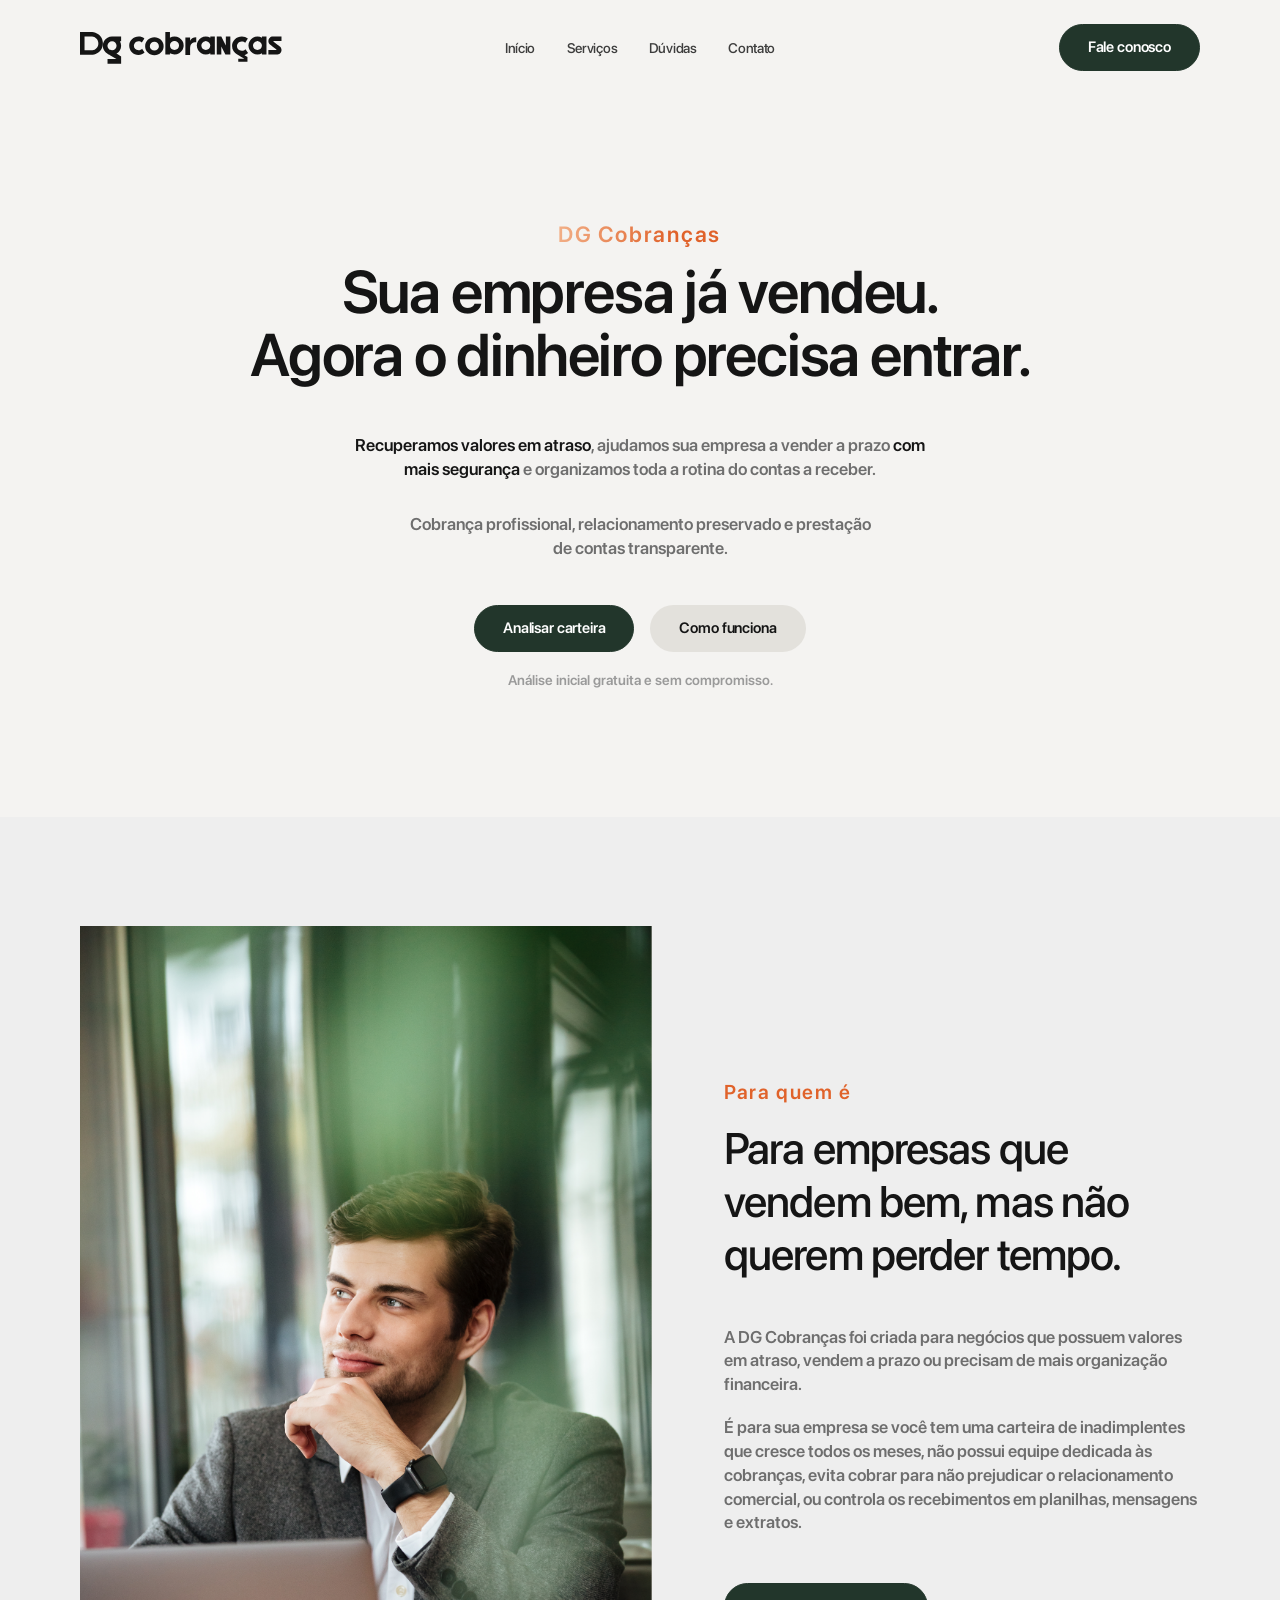
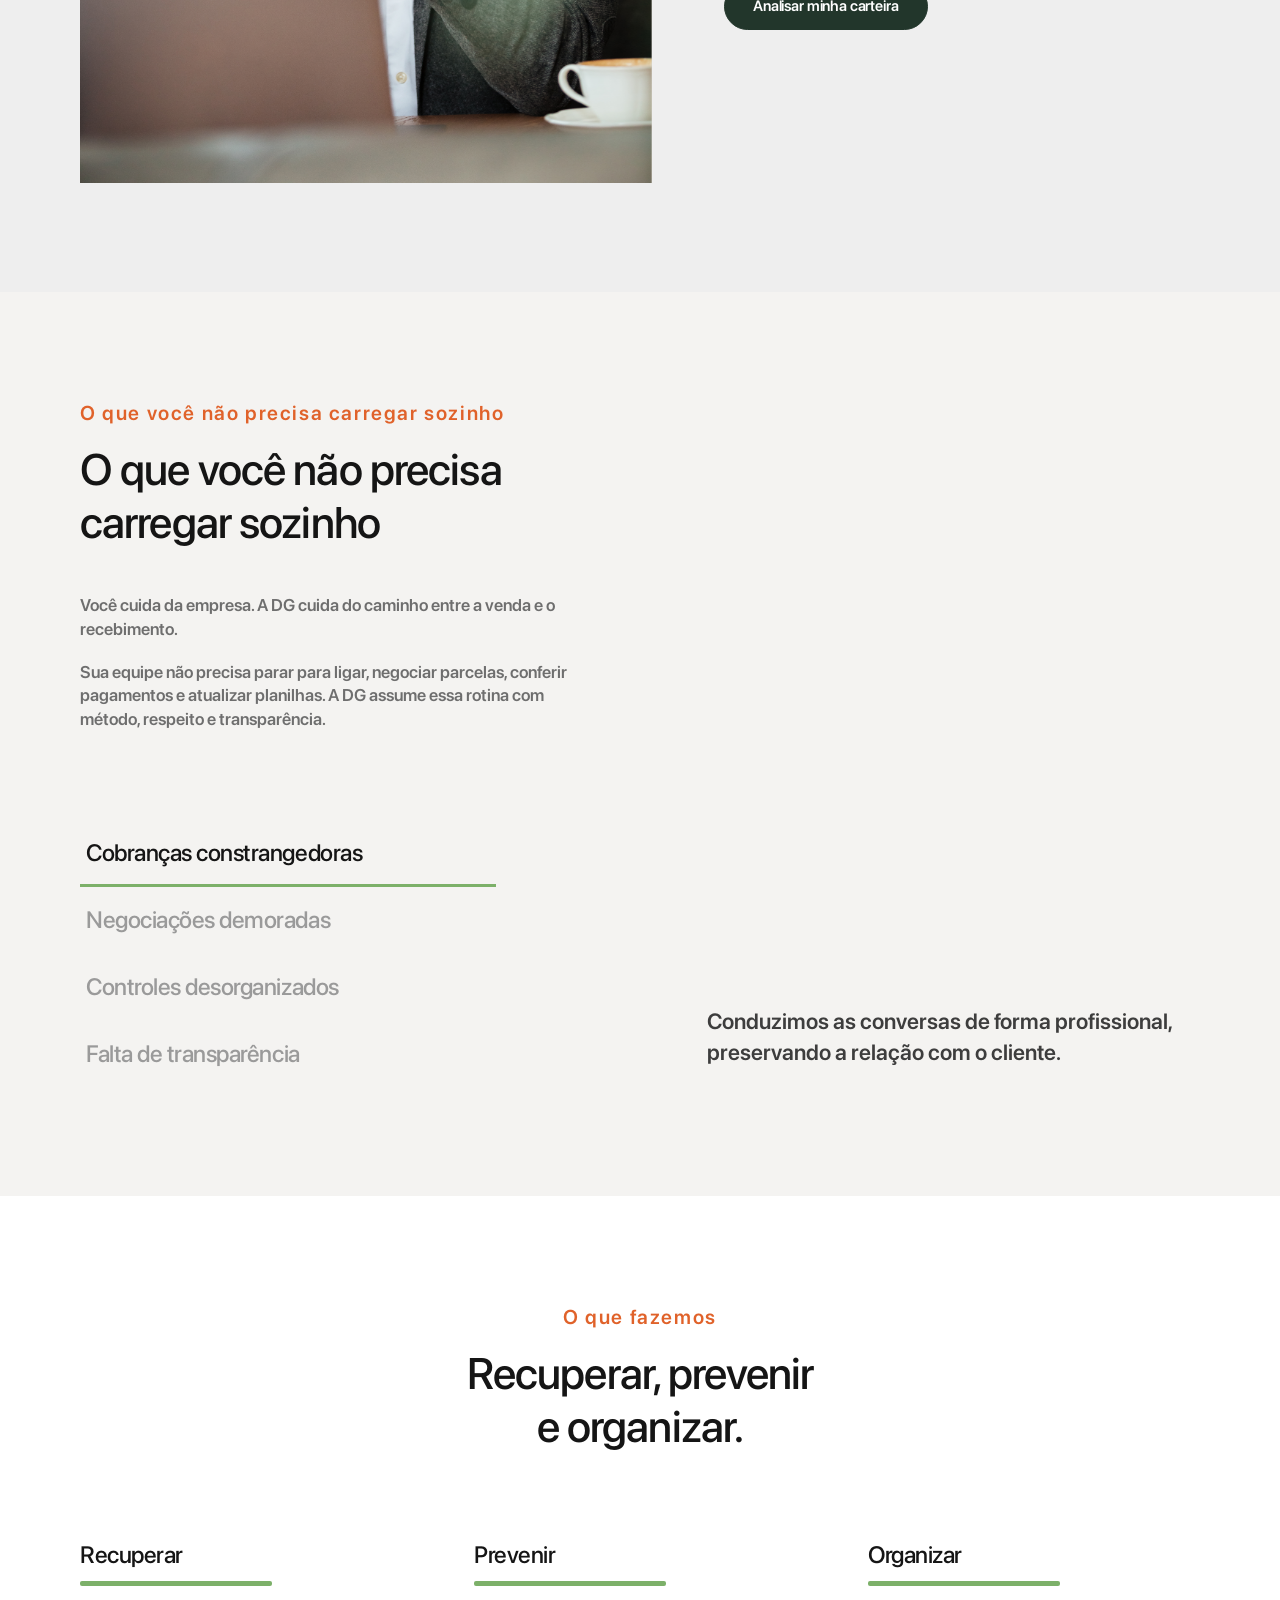
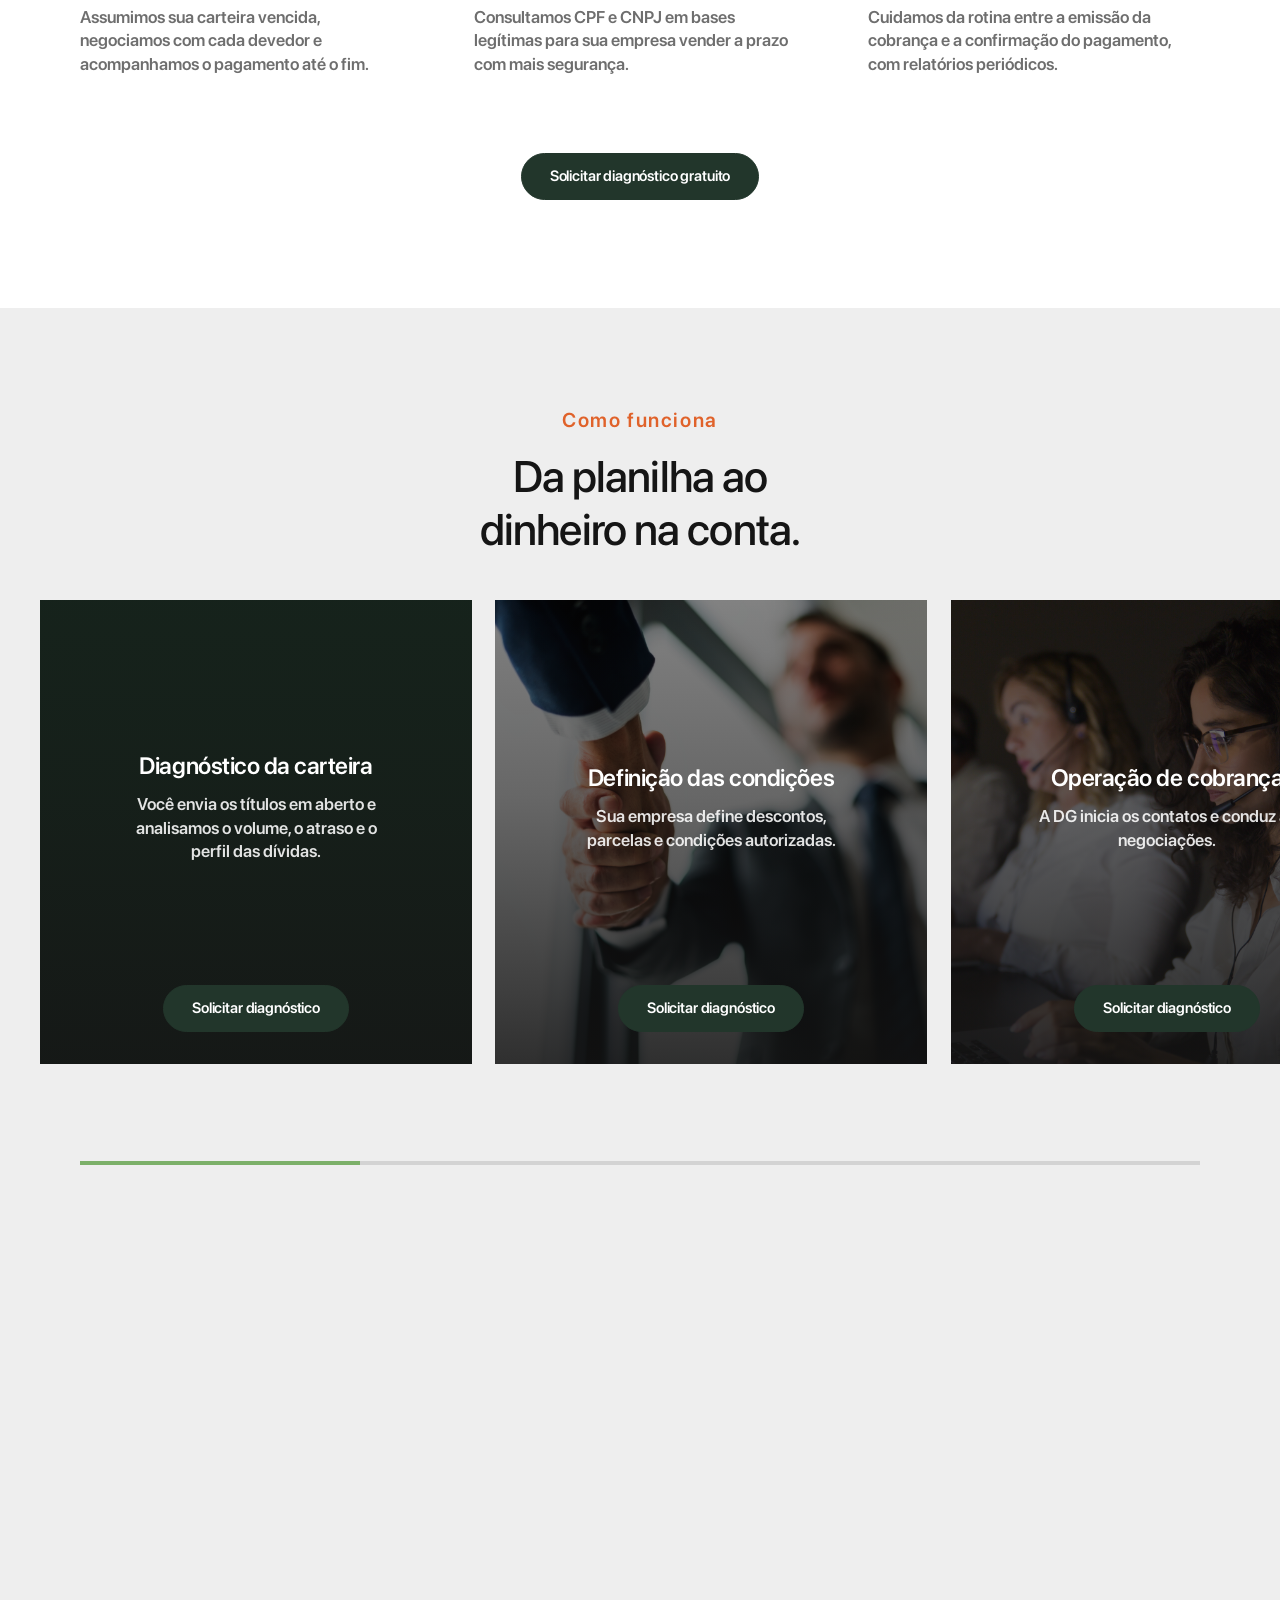
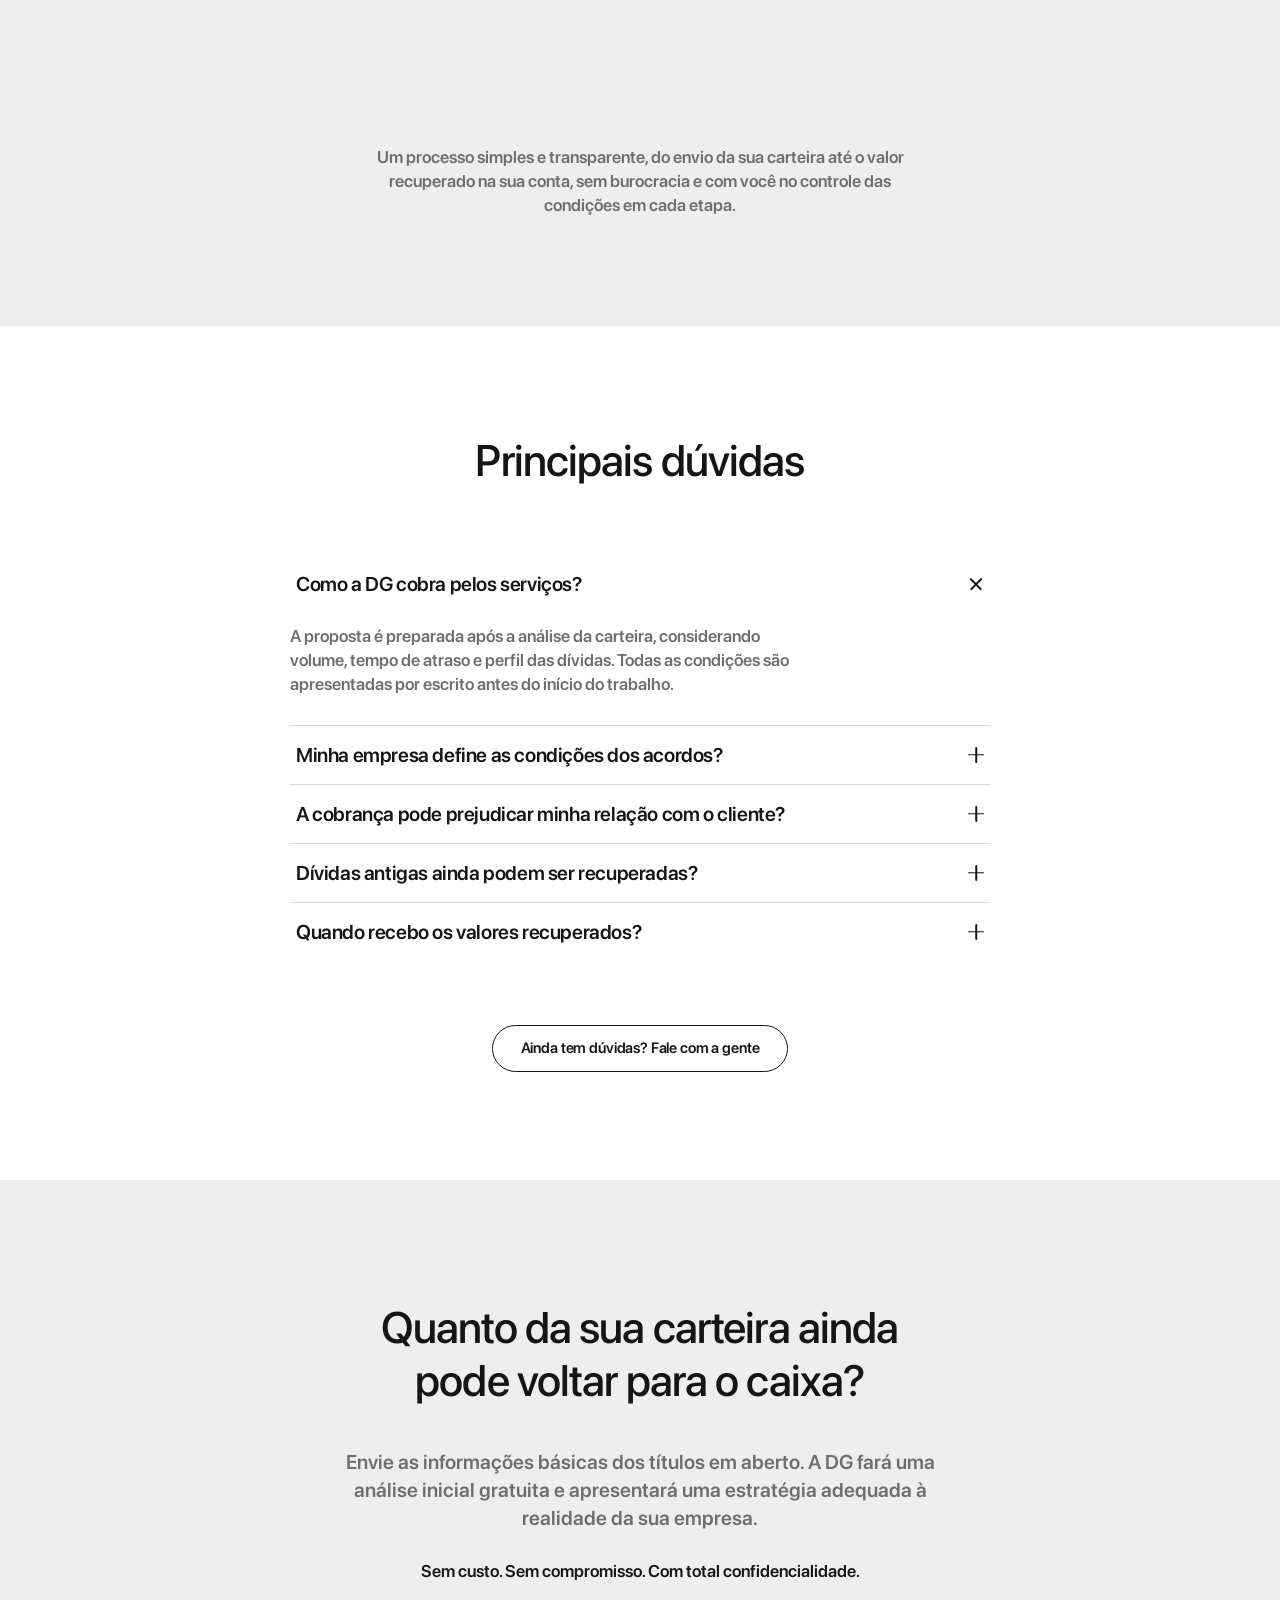
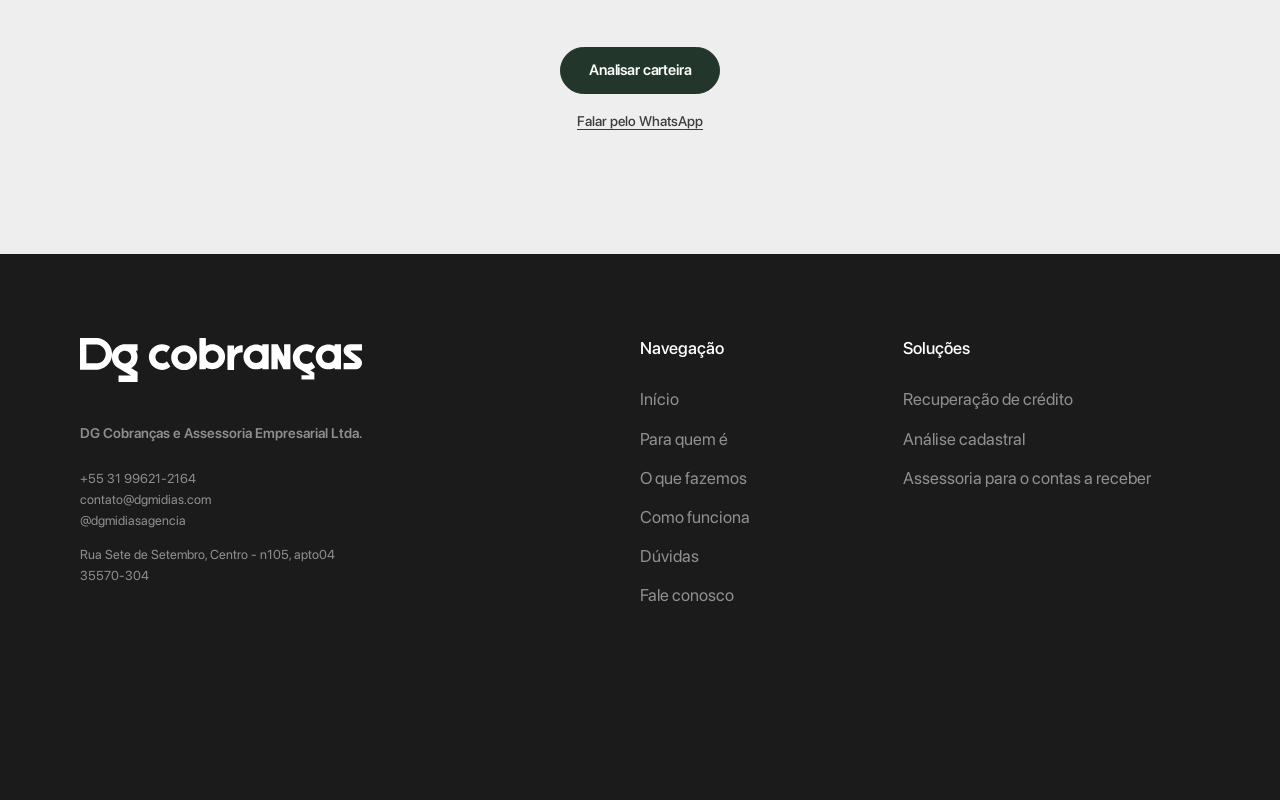
<file: index.html>
<!DOCTYPE html>
<html lang="pt-BR">
<head>
  <meta charset="UTF-8">
  <meta name="viewport" content="width=device-width, initial-scale=1.0">

  <title>DG Cobranças</title>
  <meta name="description" content="A DG Cobranças recupera valores em atraso, ajuda sua empresa a vender a prazo com mais segurança e organiza toda a rotina do contas a receber.">

  <!-- Favicon: o mesmo símbolo da marca, em SVG (escala em qualquer densidade) -->
  <link rel="icon" href="assets/svg/favicon.svg" type="image/svg+xml">

  <!-- Pré-carregamento das fontes usadas acima da dobra -->
  <link rel="preload" href="assets/fonts/SF-Pro-Display-Regular.otf" as="font" type="font/otf" crossorigin>
  <link rel="preload" href="assets/fonts/SF-Pro-Display-Medium.otf" as="font" type="font/otf" crossorigin>

  <link rel="stylesheet" href="assets/css/style.css">
</head>
<body>

  <a class="visually-hidden" href="#conteudo">Pular para o conteúdo</a>

 
  <header class="header" data-header>
    <div class="header__inner container">

      <a class="header__logo" href="#inicio" aria-label="DG Cobranças — ir para o início">
        <img src="assets/svg/logo-header.svg" alt="DG Cobranças" width="353" height="56">
      </a>

      <!-- Wrapper: é o drawer no mobile e `display: contents` no desktop,
           liberando a <nav> e o CTA como colunas do grid do header. -->
      <div class="header__menu" id="nav-principal" data-nav>
        <nav class="header__nav" aria-label="Navegação principal">
          <ul class="nav__list">
            <li class="nav__item"><a class="nav__link" href="#inicio">Início</a></li>
            <li class="nav__item"><a class="nav__link" href="#servicos">Serviços</a></li>
            <li class="nav__item"><a class="nav__link" href="#duvidas">Dúvidas</a></li>
            <li class="nav__item"><a class="nav__link" href="https://wa.me/5531996212164?text=Ol%C3%A1!%20Quero%20analisar%20minha%20carteira%20de%20receb%C3%ADveis%20com%20a%20DG%20Cobran%C3%A7as.">Contato</a></li>
          </ul>
        </nav>

        <a class="btn btn--primary header__cta" href="https://wa.me/5531996212164?text=Ol%C3%A1!%20Quero%20analisar%20minha%20carteira%20de%20receb%C3%ADveis%20com%20a%20DG%20Cobran%C3%A7as.">Fale conosco</a>
      </div>

      <button
        class="header__toggle"
        type="button"
        data-nav-toggle
        aria-controls="nav-principal"
        aria-expanded="false"
        aria-label="Abrir menu">
        <span class="header__toggle-box" aria-hidden="true">
          <span class="header__toggle-bar"></span>
          <span class="header__toggle-bar"></span>
          <span class="header__toggle-bar"></span>
        </span>
      </button>

    </div>
  </header>


  <main id="conteudo">

    <!-- ================================================================
         SEÇÃO: HERO
         ================================================================ -->
    <section class="section hero" id="inicio">
      <div class="container hero__inner" data-reveal-group="100">

        <p class="eyebrow hero__eyebrow" data-reveal>DG Cobranças</p>

        <h1 class="hero__title" data-reveal>
          <span class="hero__title-line">Sua empresa já vendeu.</span>
          <span class="hero__title-line">Agora o dinheiro precisa entrar.</span>
        </h1>

        <p class="hero__text" data-reveal>
          <strong>Recuperamos valores em atraso</strong>, ajudamos sua empresa a
          vender a prazo <strong>com mais segurança</strong> e organizamos toda a
          rotina do contas a receber.
        </p>

        <p class="hero__text hero__text--tight" data-reveal>
          Cobrança profissional, relacionamento preservado
          e prestação de contas transparente.
        </p>

        <div class="hero__actions" data-reveal>
          <a class="btn btn--primary" href="https://wa.me/5531996212164?text=Ol%C3%A1!%20Quero%20analisar%20minha%20carteira%20de%20receb%C3%ADveis%20com%20a%20DG%20Cobran%C3%A7as.">Analisar carteira</a>
          <a class="btn btn--soft" href="#como-funciona">Como funciona</a>
        </div>

        <p class="hero__note" data-reveal>Análise inicial gratuita e sem compromisso.</p>

      </div>
    </section>


    <!-- ================================================================
         SEÇÃO: PARA QUEM É
         ================================================================ -->
    <section class="section para-quem" id="para-quem">
      <div class="container para-quem__inner" data-reveal-group="150">

        <figure class="para-quem__media">
          <img
            class="para-quem__img"
            src="assets/img/imagem-section-para-quem-e.png"
            alt="Profissional de terno sentado em uma cafeteria, com o notebook aberto sobre a mesa, olhando pela janela."
            width="1561" height="2340"
            loading="lazy" decoding="async"
            data-reveal="zoom">
        </figure>

        <div class="para-quem__content" data-reveal="right">

          <div class="para-quem__head">
            <p class="eyebrow">Para quem é</p>

            <h2 class="section__title para-quem__title">
              Para empresas que vendem bem, mas não querem perder tempo.
            </h2>
          </div>

          <div class="para-quem__body">

            <p class="section__text para-quem__text">
              A DG Cobranças foi criada para negócios que possuem valores em
              atraso, vendem a prazo ou precisam de mais organização financeira.
            </p>

            <p class="section__text para-quem__text">
              É para sua empresa se você tem uma carteira de inadimplentes que
              cresce todos os meses, não possui equipe dedicada às cobranças,
              evita cobrar para não prejudicar o relacionamento comercial, ou
              controla os recebimentos em planilhas, mensagens e extratos.
            </p>

            <a class="btn btn--primary para-quem__cta" href="https://wa.me/5531996212164?text=Ol%C3%A1!%20Quero%20analisar%20minha%20carteira%20de%20receb%C3%ADveis%20com%20a%20DG%20Cobran%C3%A7as.">
              Analisar minha carteira
            </a>

          </div>

        </div>

      </div>
    </section>


    <!-- ================================================================
         SEÇÃO: O QUE VOCÊ NÃO PRECISA CARREGAR SOZINHO
         ================================================================ -->
    <section class="section carregar" id="carregar">
      <div class="container" data-reveal-group="120">

        <div class="carregar__intro" data-reveal>

          <p class="eyebrow">O que você não precisa carregar sozinho</p>

          <h2 class="section__title carregar__title">
            O que você não precisa carregar sozinho
          </h2>

          <p class="section__text carregar__text">
            Você cuida da empresa. A DG cuida do caminho entre a venda e o
            recebimento.
          </p>

          <p class="section__text carregar__text">
            Sua equipe não precisa parar para ligar, negociar parcelas,
            conferir pagamentos e atualizar planilhas. A DG assume essa rotina
            com método, respeito e transparência.
          </p>

        </div>

        <!-- Tabs verticais: hover/foco/clique trocam o texto da direita -->
        <div class="carregar__panel" data-reveal data-tabs>

          <div class="carregar__tabs" role="tablist" aria-orientation="vertical"
               aria-label="Problemas que a DG assume">

            <button class="carregar__tab is-active" type="button" data-tab
                    role="tab" id="carregar-tab-1" aria-controls="carregar-pane-1"
                    aria-selected="true" tabindex="0">
              Cobranças constrangedoras
            </button>

            <button class="carregar__tab" type="button" data-tab
                    role="tab" id="carregar-tab-2" aria-controls="carregar-pane-2"
                    aria-selected="false" tabindex="-1">
              Negociações demoradas
            </button>

            <button class="carregar__tab" type="button" data-tab
                    role="tab" id="carregar-tab-3" aria-controls="carregar-pane-3"
                    aria-selected="false" tabindex="-1">
              Controles desorganizados
            </button>

            <button class="carregar__tab" type="button" data-tab
                    role="tab" id="carregar-tab-4" aria-controls="carregar-pane-4"
                    aria-selected="false" tabindex="-1">
              Falta de transparência
            </button>

          </div>

          <!-- Painéis empilhados na mesma célula do grid: a altura é sempre a
               do maior, então o crossfade não move nada na página. -->
          <div class="carregar__panes">

            <div class="carregar__pane is-active" data-pane role="tabpanel"
                 id="carregar-pane-1" aria-labelledby="carregar-tab-1" tabindex="0">
              <p>Conduzimos as conversas de forma profissional, preservando a
                relação com o cliente.</p>
            </div>

            <div class="carregar__pane" data-pane role="tabpanel"
                 id="carregar-pane-2" aria-labelledby="carregar-tab-2" tabindex="0">
              <p>Apresentamos as condições autorizadas e acompanhamos cada
                acordo até o pagamento.</p>
            </div>

            <div class="carregar__pane" data-pane role="tabpanel"
                 id="carregar-pane-3" aria-labelledby="carregar-tab-3" tabindex="0">
              <p>Registramos as tratativas e mostramos a situação clara de cada
                débito.</p>
            </div>

            <div class="carregar__pane" data-pane role="tabpanel"
                 id="carregar-pane-4" aria-labelledby="carregar-tab-4" tabindex="0">
              <p>Você acompanha o que foi recuperado, o que está em negociação e
                o que ainda aguarda contato.</p>
            </div>

          </div>

        </div>

      </div>
    </section>


    <!-- ================================================================
         SEÇÃO: O QUE FAZEMOS
         ================================================================ -->
    <section class="section fazemos" id="servicos">
      <div class="container">

        <div class="fazemos__intro" data-reveal>
          <p class="eyebrow">O que fazemos</p>
          <h2 class="section__title fazemos__title">
            <span class="fazemos__title-line">Recuperar, prevenir</span>
            <span class="fazemos__title-line">e organizar.</span>
          </h2>
        </div>

        <ul class="fazemos__grid" role="list" data-reveal-group="150">

          <li class="fazemos__card" data-reveal>
            <h3 class="fazemos__card-title">Recuperar</h3>
            <span class="accent-bar fazemos__bar" aria-hidden="true"></span>
            <p class="section__text fazemos__card-text">
              Assumimos sua carteira vencida, negociamos com cada devedor e
              acompanhamos o pagamento até o fim.
            </p>
          </li>

          <li class="fazemos__card" data-reveal>
            <h3 class="fazemos__card-title">Prevenir</h3>
            <span class="accent-bar fazemos__bar" aria-hidden="true"></span>
            <p class="section__text fazemos__card-text">
              Consultamos CPF e CNPJ em bases legítimas para sua empresa vender
              a prazo com mais segurança.
            </p>
          </li>

          <li class="fazemos__card" data-reveal>
            <h3 class="fazemos__card-title">Organizar</h3>
            <span class="accent-bar fazemos__bar" aria-hidden="true"></span>
            <p class="section__text fazemos__card-text">
              Cuidamos da rotina entre a emissão da cobrança e a confirmação do
              pagamento, com relatórios periódicos.
            </p>
          </li>

        </ul>

        <div class="fazemos__actions" data-reveal>
          <a class="btn btn--primary" href="https://wa.me/5531996212164?text=Ol%C3%A1!%20Quero%20analisar%20minha%20carteira%20de%20receb%C3%ADveis%20com%20a%20DG%20Cobran%C3%A7as.">Solicitar diagnóstico gratuito</a>
        </div>

      </div>
    </section>


    <!-- ================================================================
         SEÇÃO: COMO FUNCIONA
         ================================================================ -->
    <section class="section como" id="como-funciona">

      <!-- O bloco fica fixo enquanto o scroll da página avança os cards.
           A altura do .como__pin é calculada no JS: altura da tela + a
           distância horizontal a percorrer. -->
      <div class="como__carousel" data-carousel>
        <div class="como__pin" data-carousel-pin>
          <div class="como__sticky" data-carousel-sticky>

      <div class="container como__intro" data-reveal>
        <p class="eyebrow">Como funciona</p>
        <h2 class="section__title como__title">
          <span class="como__title-line">Da planilha ao</span>
          <span class="como__title-line">dinheiro na conta.</span>
        </h2>
      </div>

      <!-- overflow: hidden aqui é o que impede qualquer rolagem interna,
           inclusive a vertical. O avanço é feito por transform no trilho. -->
      <div class="como__viewport" data-carousel-viewport>

        <!-- Trilho full-bleed: o padding lateral alinha o 1º card ao
             container e deixa os últimos sangrarem na borda da tela. -->
        <ul class="como__track" role="list" data-carousel-track data-reveal-group="150">

          <li class="como__card" data-carousel-slide data-reveal>
            <img class="como__card-img" src="assets/img/diagnostico-de-carteira.png"
                 alt="" width="1368" height="1468" loading="lazy" decoding="async" draggable="false">
            <div class="como__card-body">
              <h3 class="como__card-title">Diagnóstico da carteira</h3>
              <p class="como__card-text">
                Você envia os títulos em aberto e analisamos o volume, o atraso
                e o perfil das dívidas.
              </p>
              <a class="btn btn--primary como__card-cta" href="https://wa.me/5531996212164?text=Ol%C3%A1!%20Quero%20analisar%20minha%20carteira%20de%20receb%C3%ADveis%20com%20a%20DG%20Cobran%C3%A7as.">Solicitar diagnóstico</a>
            </div>
          </li>

          <li class="como__card" data-carousel-slide data-reveal>
            <img class="como__card-img" src="assets/img/definicao-das-condicoes.png"
                 alt="" width="1368" height="1468" loading="lazy" decoding="async" draggable="false">
            <div class="como__card-body">
              <h3 class="como__card-title">Definição das condições</h3>
              <p class="como__card-text">
                Sua empresa define descontos, parcelas e condições autorizadas.
              </p>
              <a class="btn btn--primary como__card-cta" href="https://wa.me/5531996212164?text=Ol%C3%A1!%20Quero%20analisar%20minha%20carteira%20de%20receb%C3%ADveis%20com%20a%20DG%20Cobran%C3%A7as.">Solicitar diagnóstico</a>
            </div>
          </li>

          <li class="como__card" data-carousel-slide data-reveal>
            <img class="como__card-img" src="assets/img/operacoes-de-cobranca.png"
                 alt="" width="1368" height="1468" loading="lazy" decoding="async" draggable="false">
            <div class="como__card-body">
              <h3 class="como__card-title">Operação de cobrança</h3>
              <p class="como__card-text">
                A DG inicia os contatos e conduz as negociações.
              </p>
              <a class="btn btn--primary como__card-cta" href="https://wa.me/5531996212164?text=Ol%C3%A1!%20Quero%20analisar%20minha%20carteira%20de%20receb%C3%ADveis%20com%20a%20DG%20Cobran%C3%A7as.">Solicitar diagnóstico</a>
            </div>
          </li>

          <li class="como__card" data-carousel-slide data-reveal>
            <img class="como__card-img" src="assets/img/acompanhamento.png"
                 alt="" width="1368" height="1468" loading="lazy" decoding="async" draggable="false">
            <div class="como__card-body">
              <h3 class="como__card-title">Acompanhamento</h3>
              <p class="como__card-text">
                Você recebe os valores no prazo combinado, com relatórios claros.
              </p>
              <a class="btn btn--primary como__card-cta" href="https://wa.me/5531996212164?text=Ol%C3%A1!%20Quero%20analisar%20minha%20carteira%20de%20receb%C3%ADveis%20com%20a%20DG%20Cobran%C3%A7as.">Solicitar diagnóstico</a>
            </div>
          </li>

        </ul>
      </div>

      <div class="container">
        <div class="como__progress" aria-hidden="true">
          <span class="como__progress-fill" data-carousel-progress></span>
        </div>
      </div>

          </div>
        </div>
      </div>

      <div class="container">
        <p class="section__text como__summary" data-reveal>
          Um processo simples e transparente, do envio da sua carteira até o
          valor recuperado na sua conta, sem burocracia e com você no controle
          das condições em cada etapa.
        </p>
      </div>

    </section>

    <!-- ================================================================
         SEÇÃO: PRINCIPAIS DÚVIDAS
         ================================================================ -->
    <section class="section faq" id="duvidas">
      <div class="container faq__inner">

        <h2 class="section__title faq__title" data-reveal>Principais dúvidas</h2>

        <!-- Accordion exclusivo: o item que abre fecha o anterior.
             O primeiro nasce aberto (como na referência) — para começar
             tudo fechado, basta trocar o aria-expanded e remover .is-open. -->
        <div class="faq__list" data-faq data-reveal-group="90">

          <div class="faq__item is-open" data-faq-item data-reveal>
            <h3 class="faq__heading">
              <button class="faq__question" type="button" data-faq-trigger
                      id="faq-trigger-1" aria-controls="faq-panel-1" aria-expanded="true">
                Como a DG cobra pelos serviços?
                <span class="faq__icon" aria-hidden="true"></span>
              </button>
            </h3>
            <div class="faq__answer" id="faq-panel-1" role="region"
                 aria-labelledby="faq-trigger-1" data-faq-panel>
              <div class="faq__answer-inner">
                <p class="faq__answer-text">
                  A proposta é preparada após a análise da carteira,
                  considerando volume, tempo de atraso e perfil das dívidas.
                  Todas as condições são apresentadas por escrito antes do
                  início do trabalho.
                </p>
              </div>
            </div>
          </div>

          <div class="faq__item" data-faq-item data-reveal>
            <h3 class="faq__heading">
              <button class="faq__question" type="button" data-faq-trigger
                      id="faq-trigger-2" aria-controls="faq-panel-2" aria-expanded="false">
                Minha empresa define as condições dos acordos?
                <span class="faq__icon" aria-hidden="true"></span>
              </button>
            </h3>
            <div class="faq__answer" id="faq-panel-2" role="region"
                 aria-labelledby="faq-trigger-2" data-faq-panel>
              <div class="faq__answer-inner">
                <p class="faq__answer-text">
                  Sim. Antes de começar, sua empresa determina descontos,
                  prazos e condições de parcelamento. A DG negocia somente
                  dentro dessa autorização.
                </p>
              </div>
            </div>
          </div>

          <div class="faq__item" data-faq-item data-reveal>
            <h3 class="faq__heading">
              <button class="faq__question" type="button" data-faq-trigger
                      id="faq-trigger-3" aria-controls="faq-panel-3" aria-expanded="false">
                A cobrança pode prejudicar minha relação com o cliente?
                <span class="faq__icon" aria-hidden="true"></span>
              </button>
            </h3>
            <div class="faq__answer" id="faq-panel-3" role="region"
                 aria-labelledby="faq-trigger-3" data-faq-panel>
              <div class="faq__answer-inner">
                <p class="faq__answer-text">
                  Nossa abordagem é profissional, respeitosa e orientada ao
                  diálogo. Preservar o relacionamento comercial faz parte do
                  serviço.
                </p>
              </div>
            </div>
          </div>

          <div class="faq__item" data-faq-item data-reveal>
            <h3 class="faq__heading">
              <button class="faq__question" type="button" data-faq-trigger
                      id="faq-trigger-4" aria-controls="faq-panel-4" aria-expanded="false">
                Dívidas antigas ainda podem ser recuperadas?
                <span class="faq__icon" aria-hidden="true"></span>
              </button>
            </h3>
            <div class="faq__answer" id="faq-panel-4" role="region"
                 aria-labelledby="faq-trigger-4" data-faq-panel>
              <div class="faq__answer-inner">
                <p class="faq__answer-text">
                  Sim. A situação financeira do devedor pode mudar com o
                  tempo. Uma nova abordagem, no momento certo, pode recuperar
                  valores considerados perdidos.
                </p>
              </div>
            </div>
          </div>

          <div class="faq__item" data-faq-item data-reveal>
            <h3 class="faq__heading">
              <button class="faq__question" type="button" data-faq-trigger
                      id="faq-trigger-5" aria-controls="faq-panel-5" aria-expanded="false">
                Quando recebo os valores recuperados?
                <span class="faq__icon" aria-hidden="true"></span>
              </button>
            </h3>
            <div class="faq__answer" id="faq-panel-5" role="region"
                 aria-labelledby="faq-trigger-5" data-faq-panel>
              <div class="faq__answer-inner">
                <p class="faq__answer-text">
                  No prazo estabelecido em contrato, acompanhados de uma
                  prestação de contas detalhada.
                </p>
              </div>
            </div>
          </div>

        </div>

        <div class="faq__actions" data-reveal>
          <a class="btn btn--secondary faq__cta" href="https://wa.me/5531996212164?text=Ol%C3%A1!%20Fiquei%20com%20uma%20d%C3%BAvida%20sobre%20os%20servi%C3%A7os%20da%20DG%20Cobran%C3%A7as%2C%20podem%20me%20ajudar%3F">
            Ainda tem dúvidas? Fale com a gente
          </a>
        </div>

      </div>
    </section>


    <!-- ================================================================
         SEÇÃO: CTA FINAL
         ================================================================ -->
    <section class="section cta" id="contato">
      <div class="container cta__inner" data-reveal-group="110">

        <h2 class="section__title cta__title" data-reveal>
          <span class="cta__title-line">Quanto da sua carteira ainda</span>
          <span class="cta__title-line">pode voltar para o caixa?</span>
        </h2>

        <p class="cta__text" data-reveal>
          Envie as informações básicas dos títulos em aberto. A DG fará uma
          análise inicial gratuita e apresentará uma estratégia adequada à
          realidade da sua empresa.
        </p>

        <p class="cta__note" data-reveal>
          Sem custo. Sem compromisso. Com total confidencialidade.
        </p>

        <!-- O reveal fica no wrapper, não no <a>: o transform do .btn:hover
             não pode disputar com o transform da animação de entrada. -->
        <div class="cta__actions" data-reveal="pop">
          <a class="btn btn--primary" href="https://wa.me/5531996212164?text=Ol%C3%A1!%20Quero%20analisar%20minha%20carteira%20de%20receb%C3%ADveis%20com%20a%20DG%20Cobran%C3%A7as.">Analisar carteira</a>
        </div>

        <a class="cta__whats" href="https://wa.me/5531996212164?text=Ol%C3%A1!%20Quero%20analisar%20minha%20carteira%20de%20receb%C3%ADveis%20com%20a%20DG%20Cobran%C3%A7as."
           target="_blank" rel="noopener" data-reveal>
          Falar pelo WhatsApp
        </a>

      </div>
    </section>

  </main>

  <!-- ==================================================================
       SEÇÃO: FOOTER
       ================================================================== -->
  <footer class="footer">
    <div class="container footer__inner" data-reveal-group="80">

      <div class="footer__brand" data-reveal="fade">
        <a class="footer__logo" href="#inicio" aria-label="DG Cobranças — ir para o início">
          <img src="assets/svg/logo-footer.svg" alt="DG Cobranças" width="527" height="83">
        </a>
        <p class="footer__desc">DG Cobranças e Assessoria Empresarial Ltda.</p>

        <address class="footer__contact">
          <a class="footer__contact-item" href="https://wa.me/5531996212164?text=Ol%C3%A1!%20Quero%20analisar%20minha%20carteira%20de%20receb%C3%ADveis%20com%20a%20DG%20Cobran%C3%A7as.">+55 31 99621-2164</a>
          <a class="footer__contact-item" href="mailto:contato@dgmidias.com">contato@dgmidias.com</a>
          <a class="footer__contact-item" href="https://www.instagram.com/dgmidiasagencia" target="_blank" rel="noopener">@dgmidiasagencia</a>
          <p class="footer__contact-address">Rua Sete de Setembro, Centro - n105, apto04<br>35570-304</p>
        </address>
      </div>

      <nav class="footer__col" aria-labelledby="footer-nav-title" data-reveal="fade">
        <h2 class="footer__col-title" id="footer-nav-title">Navegação</h2>
        <ul class="footer__links" role="list">
          <li><a class="footer__link" href="#inicio">Início</a></li>
          <li><a class="footer__link" href="#para-quem">Para quem é</a></li>
          <li><a class="footer__link" href="#servicos">O que fazemos</a></li>
          <li><a class="footer__link" href="#como-funciona">Como funciona</a></li>
          <li><a class="footer__link" href="#duvidas">Dúvidas</a></li>
          <li><a class="footer__link" href="https://wa.me/5531996212164?text=Ol%C3%A1!%20Quero%20analisar%20minha%20carteira%20de%20receb%C3%ADveis%20com%20a%20DG%20Cobran%C3%A7as.">Fale conosco</a></li>
        </ul>
      </nav>

      <nav class="footer__col" aria-labelledby="footer-sol-title" data-reveal="fade">
        <h2 class="footer__col-title" id="footer-sol-title">Soluções</h2>
        <ul class="footer__links" role="list">
          <li><a class="footer__link" href="#servicos">Recuperação de crédito</a></li>
          <li><a class="footer__link" href="#servicos">Análise cadastral</a></li>
          <li><a class="footer__link" href="#servicos">Assessoria para o contas a receber</a></li>
        </ul>
      </nav>

    </div>

    <div class="container">
      <div class="footer__bottom" data-reveal="fade">
        <p class="footer__copy">© 2026 DG Cobranças. Todos os direitos reservados.</p>
      </div>
    </div>

  </footer>


  <script src="assets/js/script.js"></script>
</body>
</html>
</file>
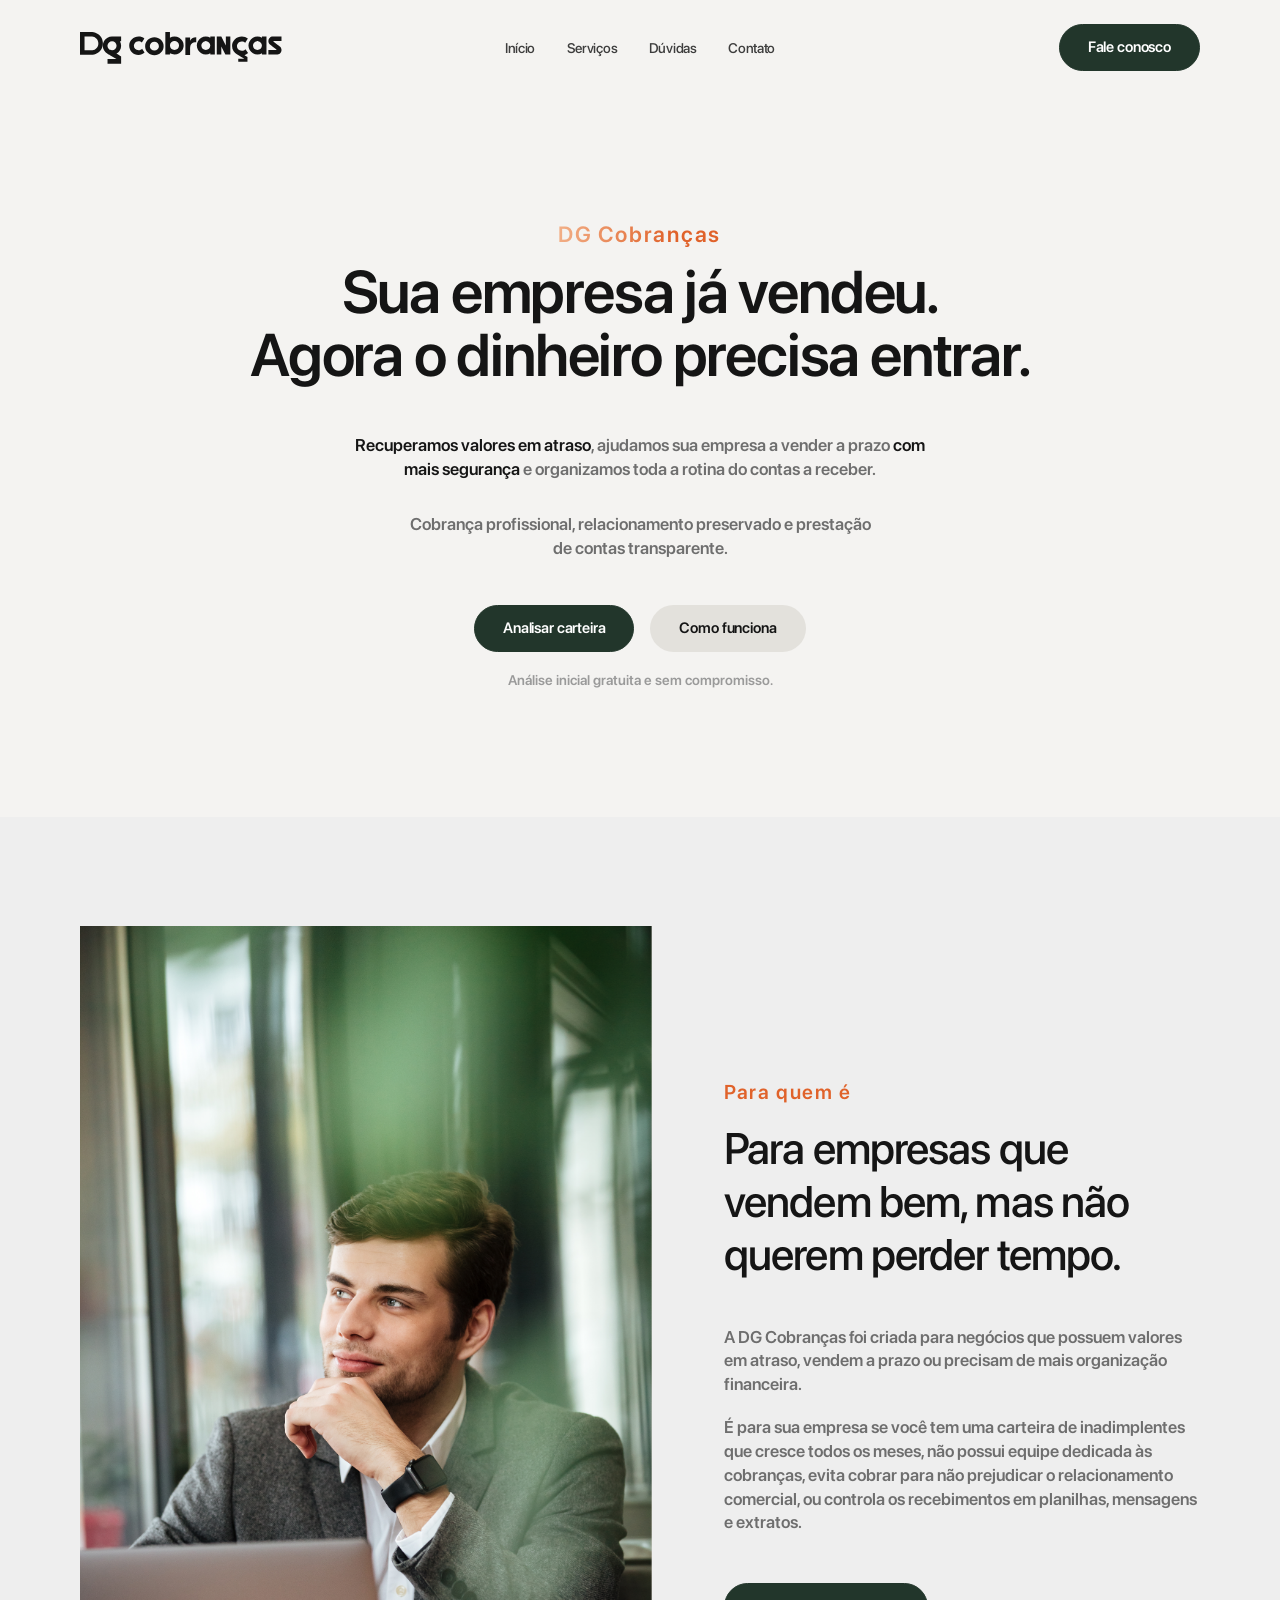
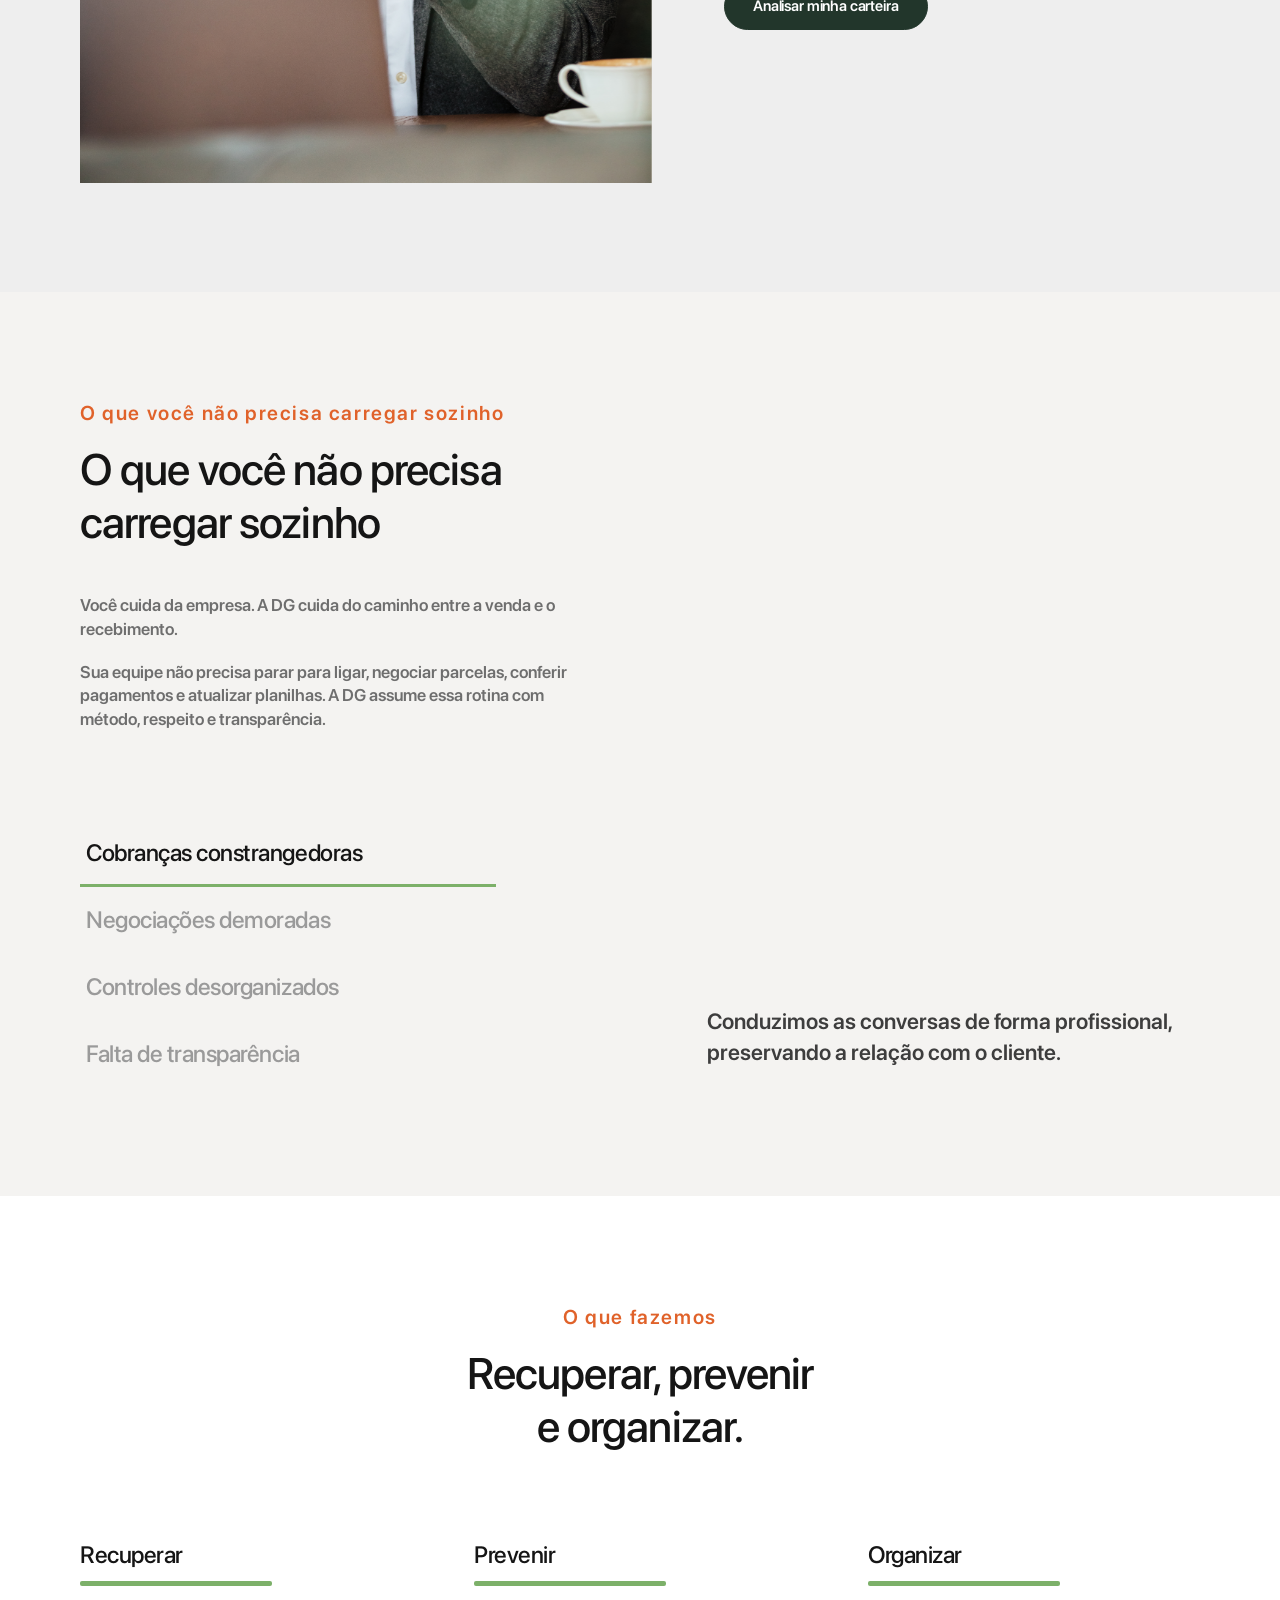
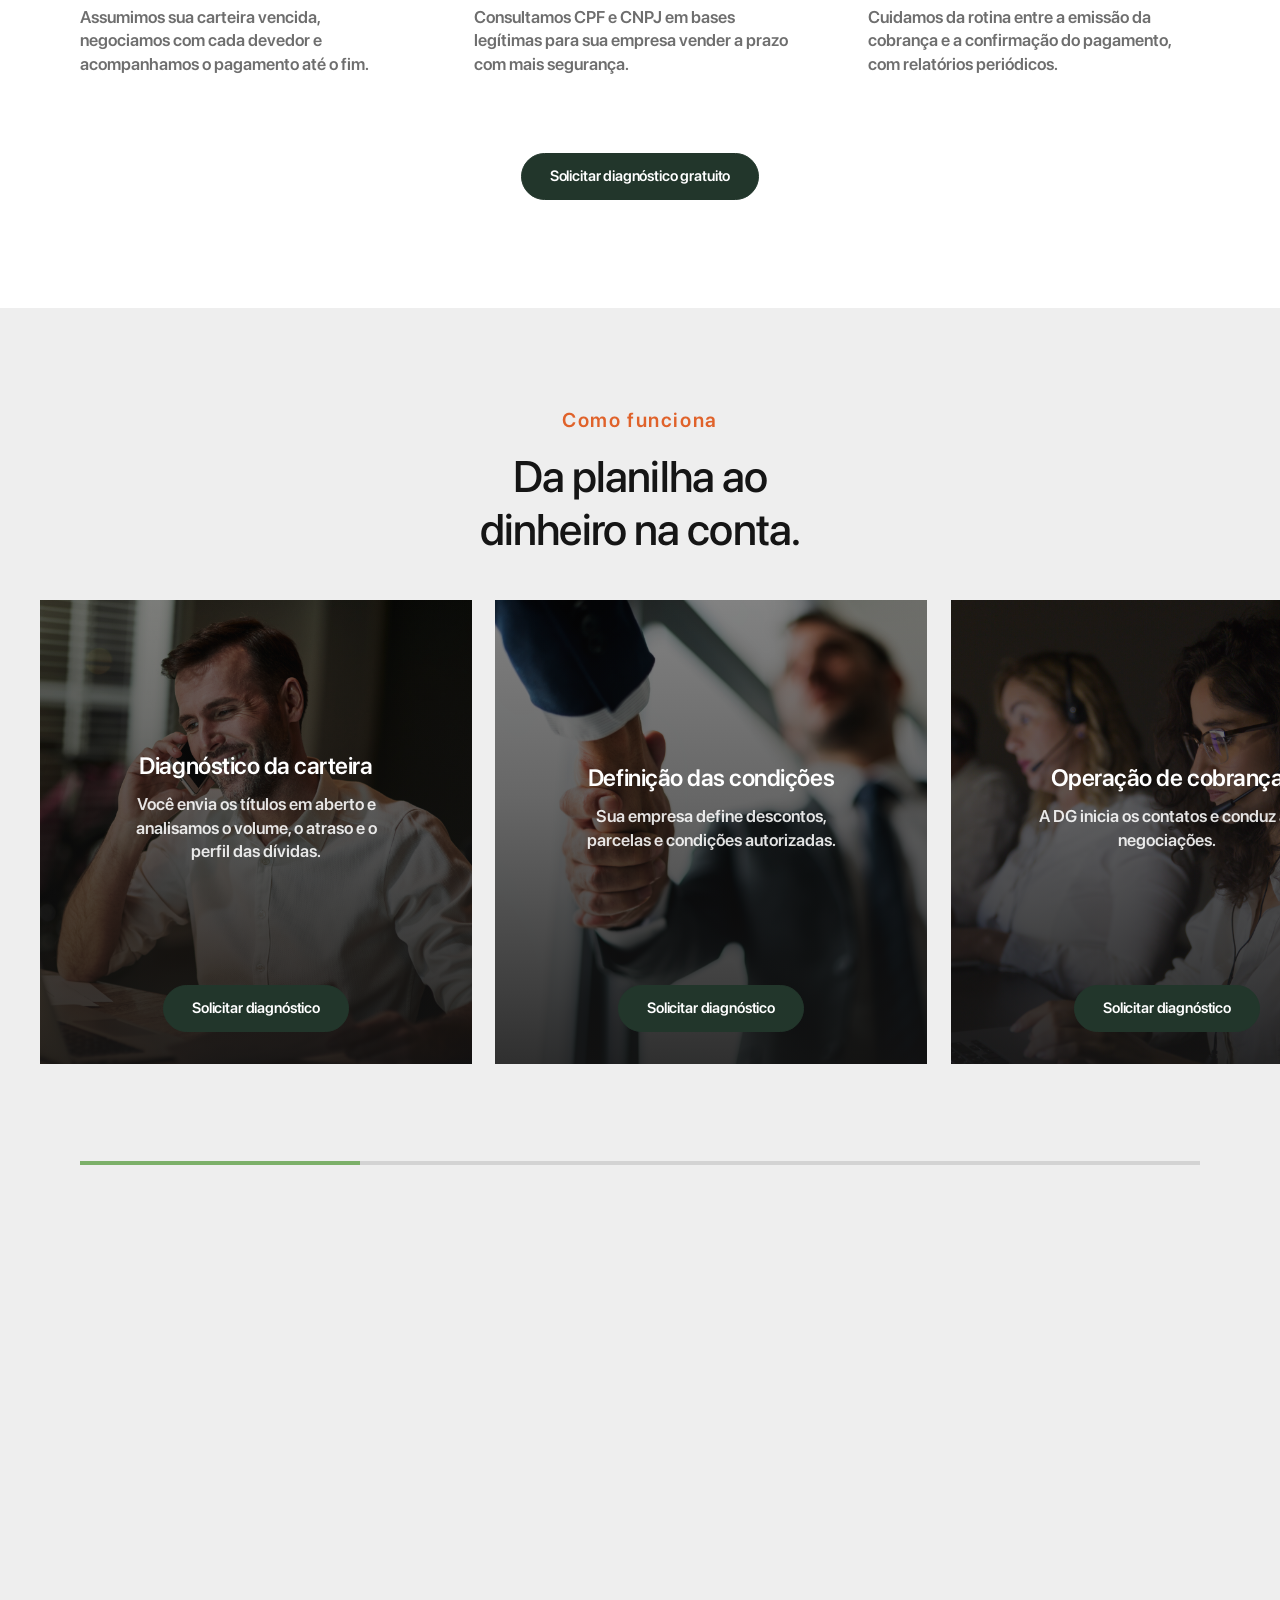
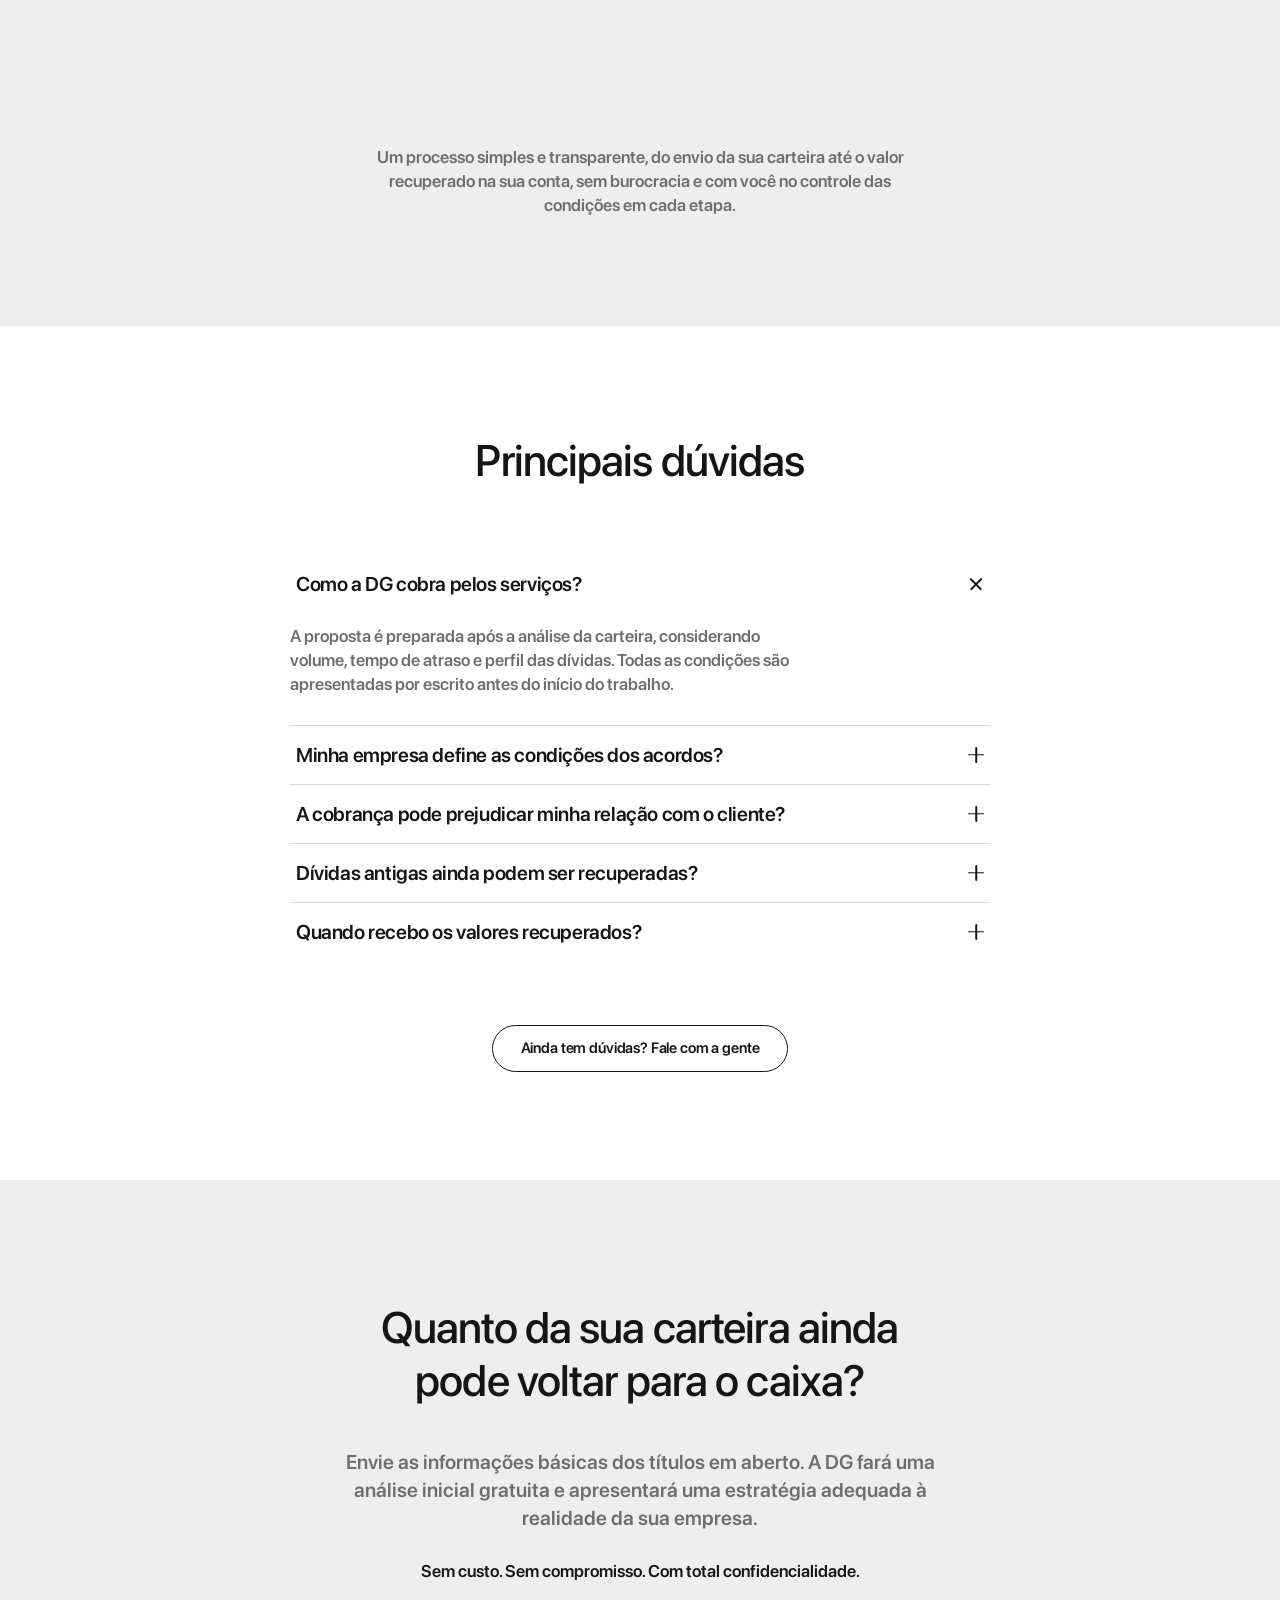
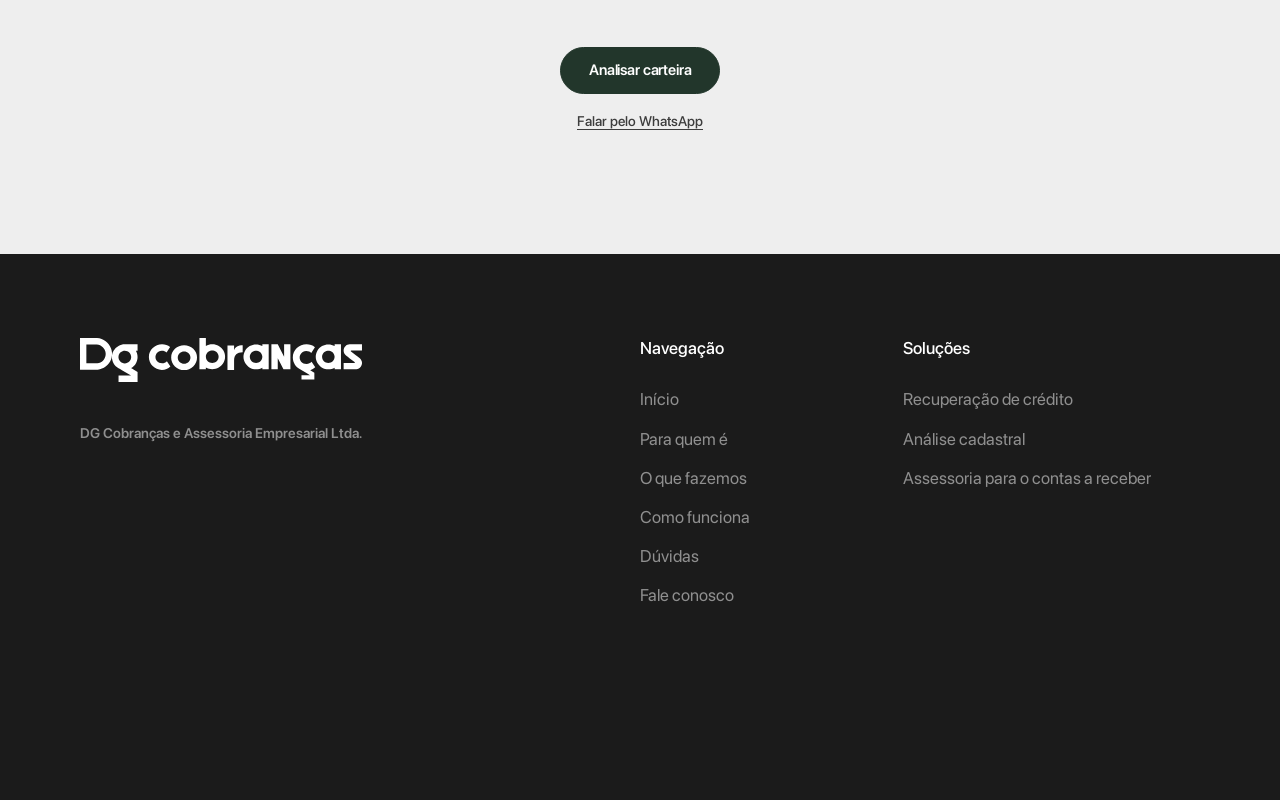
<file: Estrutura/index.html>
<!DOCTYPE html>
<html lang="pt-BR">
<head>
  <meta charset="UTF-8">
  <meta name="viewport" content="width=device-width, initial-scale=1.0">

  <title>DG Cobranças — Recuperação de crédito e assessoria para o contas a receber</title>
  <meta name="description" content="A DG Cobranças recupera valores em atraso, ajuda sua empresa a vender a prazo com mais segurança e organiza toda a rotina do contas a receber.">

  <!-- Pré-carregamento das fontes usadas acima da dobra -->
  <link rel="preload" href="src/font/SF-Pro-Display-Regular.otf" as="font" type="font/otf" crossorigin>
  <link rel="preload" href="src/font/SF-Pro-Display-Medium.otf" as="font" type="font/otf" crossorigin>

  <link rel="stylesheet" href="style.css">
</head>
<body>

  <a class="visually-hidden" href="#conteudo">Pular para o conteúdo</a>

 
  <header class="header" data-header>
    <div class="header__inner container">

      <a class="header__logo" href="#inicio" aria-label="DG Cobranças — ir para o início">
        <img src="src/svg/logo(header).svg" alt="DG Cobranças" width="353" height="56">
      </a>

      <!-- Wrapper: é o drawer no mobile e `display: contents` no desktop,
           liberando a <nav> e o CTA como colunas do grid do header. -->
      <div class="header__menu" id="nav-principal" data-nav>
        <nav class="header__nav" aria-label="Navegação principal">
          <ul class="nav__list">
            <li class="nav__item"><a class="nav__link" href="#inicio">Início</a></li>
            <li class="nav__item"><a class="nav__link" href="#servicos">Serviços</a></li>
            <li class="nav__item"><a class="nav__link" href="#duvidas">Dúvidas</a></li>
            <li class="nav__item"><a class="nav__link" href="#contato">Contato</a></li>
          </ul>
        </nav>

        <a class="btn btn--primary header__cta" href="#contato">Fale conosco</a>
      </div>

      <button
        class="header__toggle"
        type="button"
        data-nav-toggle
        aria-controls="nav-principal"
        aria-expanded="false"
        aria-label="Abrir menu">
        <span class="header__toggle-box" aria-hidden="true">
          <span class="header__toggle-bar"></span>
          <span class="header__toggle-bar"></span>
          <span class="header__toggle-bar"></span>
        </span>
      </button>

    </div>
  </header>


  <main id="conteudo">

    <!-- ================================================================
         SEÇÃO: HERO
         ================================================================ -->
    <section class="section hero" id="inicio">
      <div class="container hero__inner" data-reveal-group="100">

        <p class="eyebrow hero__eyebrow" data-reveal>DG Cobranças</p>

        <h1 class="hero__title" data-reveal>
          <span class="hero__title-line">Sua empresa já vendeu.</span>
          <span class="hero__title-line">Agora o dinheiro precisa entrar.</span>
        </h1>

        <p class="hero__text" data-reveal>
          <strong>Recuperamos valores em atraso</strong>, ajudamos sua empresa a
          vender a prazo <strong>com mais segurança</strong> e organizamos toda a
          rotina do contas a receber.
        </p>

        <p class="hero__text hero__text--tight" data-reveal>
          Cobrança profissional, relacionamento preservado
          e prestação de contas transparente.
        </p>

        <div class="hero__actions" data-reveal>
          <a class="btn btn--primary" href="#contato">Analisar carteira</a>
          <a class="btn btn--soft" href="#como-funciona">Como funciona</a>
        </div>

        <p class="hero__note" data-reveal>Análise inicial gratuita e sem compromisso.</p>

      </div>
    </section>


    <!-- ================================================================
         SEÇÃO: PARA QUEM É
         ================================================================ -->
    <section class="section para-quem" id="para-quem">
      <div class="container para-quem__inner" data-reveal-group="150">

        <figure class="para-quem__media">
          <img
            class="para-quem__img"
            src="src/img/imagem-section-para-quem-e.png"
            alt="Profissional de terno sentado em uma cafeteria, com o notebook aberto sobre a mesa, olhando pela janela."
            width="1561" height="2340"
            loading="lazy" decoding="async"
            data-reveal="zoom">
        </figure>

        <div class="para-quem__content" data-reveal="right">

          <p class="eyebrow">Para quem é</p>

          <h2 class="section__title para-quem__title">
            Para empresas que vendem bem, mas não querem perder tempo.
          </h2>

          <p class="section__text para-quem__text">
            A DG Cobranças foi criada para negócios que possuem valores em
            atraso, vendem a prazo ou precisam de mais organização financeira.
          </p>

          <p class="section__text para-quem__text">
            É para sua empresa se você tem uma carteira de inadimplentes que
            cresce todos os meses, não possui equipe dedicada às cobranças,
            evita cobrar para não prejudicar o relacionamento comercial, ou
            controla os recebimentos em planilhas, mensagens e extratos.
          </p>

          <a class="btn btn--primary para-quem__cta" href="#contato">
            Analisar minha carteira
          </a>

        </div>

      </div>
    </section>


    <!-- ================================================================
         SEÇÃO: O QUE VOCÊ NÃO PRECISA CARREGAR SOZINHO
         ================================================================ -->
    <section class="section carregar" id="carregar">
      <div class="container" data-reveal-group="120">

        <div class="carregar__intro" data-reveal>

          <p class="eyebrow">O que você não precisa carregar sozinho</p>

          <h2 class="section__title carregar__title">
            O que você não precisa carregar sozinho
          </h2>

          <p class="section__text carregar__text">
            Você cuida da empresa. A DG cuida do caminho entre a venda e o
            recebimento.
          </p>

          <p class="section__text carregar__text">
            Sua equipe não precisa parar para ligar, negociar parcelas,
            conferir pagamentos e atualizar planilhas. A DG assume essa rotina
            com método, respeito e transparência.
          </p>

        </div>

        <!-- Tabs verticais: hover/foco/clique trocam o texto da direita -->
        <div class="carregar__panel" data-reveal data-tabs>

          <div class="carregar__tabs" role="tablist" aria-orientation="vertical"
               aria-label="Problemas que a DG assume">

            <button class="carregar__tab is-active" type="button" data-tab
                    role="tab" id="carregar-tab-1" aria-controls="carregar-pane-1"
                    aria-selected="true" tabindex="0">
              Cobranças constrangedoras
            </button>

            <button class="carregar__tab" type="button" data-tab
                    role="tab" id="carregar-tab-2" aria-controls="carregar-pane-2"
                    aria-selected="false" tabindex="-1">
              Negociações demoradas
            </button>

            <button class="carregar__tab" type="button" data-tab
                    role="tab" id="carregar-tab-3" aria-controls="carregar-pane-3"
                    aria-selected="false" tabindex="-1">
              Controles desorganizados
            </button>

            <button class="carregar__tab" type="button" data-tab
                    role="tab" id="carregar-tab-4" aria-controls="carregar-pane-4"
                    aria-selected="false" tabindex="-1">
              Falta de transparência
            </button>

          </div>

          <!-- Painéis empilhados na mesma célula do grid: a altura é sempre a
               do maior, então o crossfade não move nada na página. -->
          <div class="carregar__panes">

            <div class="carregar__pane is-active" data-pane role="tabpanel"
                 id="carregar-pane-1" aria-labelledby="carregar-tab-1" tabindex="0">
              <p>Conduzimos as conversas de forma profissional, preservando a
                relação com o cliente.</p>
            </div>

            <div class="carregar__pane" data-pane role="tabpanel"
                 id="carregar-pane-2" aria-labelledby="carregar-tab-2" tabindex="0">
              <p>Apresentamos as condições autorizadas e acompanhamos cada
                acordo até o pagamento.</p>
            </div>

            <div class="carregar__pane" data-pane role="tabpanel"
                 id="carregar-pane-3" aria-labelledby="carregar-tab-3" tabindex="0">
              <p>Registramos as tratativas e mostramos a situação clara de cada
                débito.</p>
            </div>

            <div class="carregar__pane" data-pane role="tabpanel"
                 id="carregar-pane-4" aria-labelledby="carregar-tab-4" tabindex="0">
              <p>Você acompanha o que foi recuperado, o que está em negociação e
                o que ainda aguarda contato.</p>
            </div>

          </div>

        </div>

      </div>
    </section>


    <!-- ================================================================
         SEÇÃO: O QUE FAZEMOS
         ================================================================ -->
    <section class="section fazemos" id="servicos">
      <div class="container">

        <div class="fazemos__intro" data-reveal>
          <p class="eyebrow">O que fazemos</p>
          <h2 class="section__title fazemos__title">
            <span class="fazemos__title-line">Recuperar, prevenir</span>
            <span class="fazemos__title-line">e organizar.</span>
          </h2>
        </div>

        <ul class="fazemos__grid" role="list" data-reveal-group="150">

          <li class="fazemos__card" data-reveal>
            <h3 class="fazemos__card-title">Recuperar</h3>
            <span class="accent-bar fazemos__bar" aria-hidden="true"></span>
            <p class="section__text fazemos__card-text">
              Assumimos sua carteira vencida, negociamos com cada devedor e
              acompanhamos o pagamento até o fim.
            </p>
          </li>

          <li class="fazemos__card" data-reveal>
            <h3 class="fazemos__card-title">Prevenir</h3>
            <span class="accent-bar fazemos__bar" aria-hidden="true"></span>
            <p class="section__text fazemos__card-text">
              Consultamos CPF e CNPJ em bases legítimas para sua empresa vender
              a prazo com mais segurança.
            </p>
          </li>

          <li class="fazemos__card" data-reveal>
            <h3 class="fazemos__card-title">Organizar</h3>
            <span class="accent-bar fazemos__bar" aria-hidden="true"></span>
            <p class="section__text fazemos__card-text">
              Cuidamos da rotina entre a emissão da cobrança e a confirmação do
              pagamento, com relatórios periódicos.
            </p>
          </li>

        </ul>

        <div class="fazemos__actions" data-reveal>
          <a class="btn btn--primary" href="#contato">Solicitar diagnóstico gratuito</a>
        </div>

      </div>
    </section>


    <!-- ================================================================
         SEÇÃO: COMO FUNCIONA
         ================================================================ -->
    <section class="section como" id="como-funciona">

      <!-- O bloco fica fixo enquanto o scroll da página avança os cards.
           A altura do .como__pin é calculada no JS: altura da tela + a
           distância horizontal a percorrer. -->
      <div class="como__carousel" data-carousel>
        <div class="como__pin" data-carousel-pin>
          <div class="como__sticky" data-carousel-sticky>

      <div class="container como__intro" data-reveal>
        <p class="eyebrow">Como funciona</p>
        <h2 class="section__title como__title">
          <span class="como__title-line">Da planilha ao</span>
          <span class="como__title-line">dinheiro na conta.</span>
        </h2>
      </div>

      <!-- overflow: hidden aqui é o que impede qualquer rolagem interna,
           inclusive a vertical. O avanço é feito por transform no trilho. -->
      <div class="como__viewport" data-carousel-viewport>

        <!-- Trilho full-bleed: o padding lateral alinha o 1º card ao
             container e deixa os últimos sangrarem na borda da tela. -->
        <ul class="como__track" role="list" data-carousel-track data-reveal-group="150">

          <li class="como__card" data-carousel-slide data-reveal>
            <img class="como__card-img" src="src/img/diagnostico-de-carteira.png"
                 alt="" width="1368" height="1468" loading="lazy" decoding="async" draggable="false">
            <div class="como__card-body">
              <h3 class="como__card-title">Diagnóstico da carteira</h3>
              <p class="como__card-text">
                Você envia os títulos em aberto e analisamos o volume, o atraso
                e o perfil das dívidas.
              </p>
              <a class="btn btn--primary como__card-cta" href="#contato">Solicitar diagnóstico</a>
            </div>
          </li>

          <li class="como__card" data-carousel-slide data-reveal>
            <img class="como__card-img" src="src/img/definicao-das-condicoes.png"
                 alt="" width="1368" height="1468" loading="lazy" decoding="async" draggable="false">
            <div class="como__card-body">
              <h3 class="como__card-title">Definição das condições</h3>
              <p class="como__card-text">
                Sua empresa define descontos, parcelas e condições autorizadas.
              </p>
              <a class="btn btn--primary como__card-cta" href="#contato">Solicitar diagnóstico</a>
            </div>
          </li>

          <li class="como__card" data-carousel-slide data-reveal>
            <img class="como__card-img" src="src/img/operacoes-de-cobranca.png"
                 alt="" width="1368" height="1468" loading="lazy" decoding="async" draggable="false">
            <div class="como__card-body">
              <h3 class="como__card-title">Operação de cobrança</h3>
              <p class="como__card-text">
                A DG inicia os contatos e conduz as negociações.
              </p>
              <a class="btn btn--primary como__card-cta" href="#contato">Solicitar diagnóstico</a>
            </div>
          </li>

          <li class="como__card" data-carousel-slide data-reveal>
            <img class="como__card-img" src="src/img/acompanhamento.png"
                 alt="" width="1368" height="1468" loading="lazy" decoding="async" draggable="false">
            <div class="como__card-body">
              <h3 class="como__card-title">Acompanhamento</h3>
              <p class="como__card-text">
                Você recebe os valores no prazo combinado, com relatórios claros.
              </p>
              <a class="btn btn--primary como__card-cta" href="#contato">Solicitar diagnóstico</a>
            </div>
          </li>

        </ul>
      </div>

      <div class="container">
        <div class="como__progress" aria-hidden="true">
          <span class="como__progress-fill" data-carousel-progress></span>
        </div>
      </div>

          </div>
        </div>
      </div>

      <div class="container">
        <p class="section__text como__summary" data-reveal>
          Um processo simples e transparente, do envio da sua carteira até o
          valor recuperado na sua conta, sem burocracia e com você no controle
          das condições em cada etapa.
        </p>
      </div>

    </section>


    <!-- ================================================================
         SEÇÃO: DIFERENCIAIS
         ================================================================ -->


    <!-- ================================================================
         SEÇÃO: PRINCIPAIS DÚVIDAS
         ================================================================ -->
    <section class="section faq" id="duvidas">
      <div class="container faq__inner">

        <h2 class="section__title faq__title" data-reveal>Principais dúvidas</h2>

        <!-- Accordion exclusivo: o item que abre fecha o anterior.
             O primeiro nasce aberto (como na referência) — para começar
             tudo fechado, basta trocar o aria-expanded e remover .is-open. -->
        <div class="faq__list" data-faq data-reveal-group="90">

          <div class="faq__item is-open" data-faq-item data-reveal>
            <h3 class="faq__heading">
              <button class="faq__question" type="button" data-faq-trigger
                      id="faq-trigger-1" aria-controls="faq-panel-1" aria-expanded="true">
                Como a DG cobra pelos serviços?
                <span class="faq__icon" aria-hidden="true"></span>
              </button>
            </h3>
            <div class="faq__answer" id="faq-panel-1" role="region"
                 aria-labelledby="faq-trigger-1" data-faq-panel>
              <div class="faq__answer-inner">
                <p class="faq__answer-text">
                  A proposta é preparada após a análise da carteira,
                  considerando volume, tempo de atraso e perfil das dívidas.
                  Todas as condições são apresentadas por escrito antes do
                  início do trabalho.
                </p>
              </div>
            </div>
          </div>

          <div class="faq__item" data-faq-item data-reveal>
            <h3 class="faq__heading">
              <button class="faq__question" type="button" data-faq-trigger
                      id="faq-trigger-2" aria-controls="faq-panel-2" aria-expanded="false">
                Minha empresa define as condições dos acordos?
                <span class="faq__icon" aria-hidden="true"></span>
              </button>
            </h3>
            <div class="faq__answer" id="faq-panel-2" role="region"
                 aria-labelledby="faq-trigger-2" data-faq-panel>
              <div class="faq__answer-inner">
                <p class="faq__answer-text">
                  Sim. Antes de começar, sua empresa determina descontos,
                  prazos e condições de parcelamento. A DG negocia somente
                  dentro dessa autorização.
                </p>
              </div>
            </div>
          </div>

          <div class="faq__item" data-faq-item data-reveal>
            <h3 class="faq__heading">
              <button class="faq__question" type="button" data-faq-trigger
                      id="faq-trigger-3" aria-controls="faq-panel-3" aria-expanded="false">
                A cobrança pode prejudicar minha relação com o cliente?
                <span class="faq__icon" aria-hidden="true"></span>
              </button>
            </h3>
            <div class="faq__answer" id="faq-panel-3" role="region"
                 aria-labelledby="faq-trigger-3" data-faq-panel>
              <div class="faq__answer-inner">
                <p class="faq__answer-text">
                  Nossa abordagem é profissional, respeitosa e orientada ao
                  diálogo. Preservar o relacionamento comercial faz parte do
                  serviço.
                </p>
              </div>
            </div>
          </div>

          <div class="faq__item" data-faq-item data-reveal>
            <h3 class="faq__heading">
              <button class="faq__question" type="button" data-faq-trigger
                      id="faq-trigger-4" aria-controls="faq-panel-4" aria-expanded="false">
                Dívidas antigas ainda podem ser recuperadas?
                <span class="faq__icon" aria-hidden="true"></span>
              </button>
            </h3>
            <div class="faq__answer" id="faq-panel-4" role="region"
                 aria-labelledby="faq-trigger-4" data-faq-panel>
              <div class="faq__answer-inner">
                <p class="faq__answer-text">
                  Sim. A situação financeira do devedor pode mudar com o
                  tempo. Uma nova abordagem, no momento certo, pode recuperar
                  valores considerados perdidos.
                </p>
              </div>
            </div>
          </div>

          <div class="faq__item" data-faq-item data-reveal>
            <h3 class="faq__heading">
              <button class="faq__question" type="button" data-faq-trigger
                      id="faq-trigger-5" aria-controls="faq-panel-5" aria-expanded="false">
                Quando recebo os valores recuperados?
                <span class="faq__icon" aria-hidden="true"></span>
              </button>
            </h3>
            <div class="faq__answer" id="faq-panel-5" role="region"
                 aria-labelledby="faq-trigger-5" data-faq-panel>
              <div class="faq__answer-inner">
                <p class="faq__answer-text">
                  No prazo estabelecido em contrato, acompanhados de uma
                  prestação de contas detalhada.
                </p>
              </div>
            </div>
          </div>

        </div>

        <div class="faq__actions" data-reveal>
          <a class="btn btn--secondary faq__cta" href="#contato">
            Ainda tem dúvidas? Fale com a gente
          </a>
        </div>

      </div>
    </section>


    <!-- ================================================================
         SEÇÃO: CTA FINAL
         ================================================================ -->
    <section class="section cta" id="contato">
      <div class="container cta__inner" data-reveal-group="110">

        <h2 class="section__title cta__title" data-reveal>
          <span class="cta__title-line">Quanto da sua carteira ainda</span>
          <span class="cta__title-line">pode voltar para o caixa?</span>
        </h2>

        <p class="cta__text" data-reveal>
          Envie as informações básicas dos títulos em aberto. A DG fará uma
          análise inicial gratuita e apresentará uma estratégia adequada à
          realidade da sua empresa.
        </p>

        <p class="cta__note" data-reveal>
          Sem custo. Sem compromisso. Com total confidencialidade.
        </p>

        <!-- O reveal fica no wrapper, não no <a>: o transform do .btn:hover
             não pode disputar com o transform da animação de entrada. -->
        <div class="cta__actions" data-reveal="pop">
          <a class="btn btn--primary" href="https://wa.me/5537998157790">Analisar carteira</a>
        </div>

        <a class="cta__whats" href="https://wa.me/5537998157790"
           target="_blank" rel="noopener" data-reveal>
          Falar pelo WhatsApp
        </a>

      </div>
    </section>

  </main>

  <!-- ==================================================================
       SEÇÃO: FOOTER
       ================================================================== -->
  <footer class="footer">
    <div class="container footer__inner" data-reveal-group="80">

      <div class="footer__brand" data-reveal="fade">
        <a class="footer__logo" href="#inicio" aria-label="DG Cobranças — ir para o início">
          <img src="src/svg/logo(footer).svg" alt="DG Cobranças" width="527" height="83">
        </a>
        <p class="footer__desc">DG Cobranças e Assessoria Empresarial Ltda.</p>
      </div>

      <nav class="footer__col" aria-labelledby="footer-nav-title" data-reveal="fade">
        <h2 class="footer__col-title" id="footer-nav-title">Navegação</h2>
        <ul class="footer__links" role="list">
          <li><a class="footer__link" href="#inicio">Início</a></li>
          <li><a class="footer__link" href="#para-quem">Para quem é</a></li>
          <li><a class="footer__link" href="#servicos">O que fazemos</a></li>
          <li><a class="footer__link" href="#como-funciona">Como funciona</a></li>
          <li><a class="footer__link" href="#duvidas">Dúvidas</a></li>
          <li><a class="footer__link" href="#contato">Fale conosco</a></li>
        </ul>
      </nav>

      <nav class="footer__col" aria-labelledby="footer-sol-title" data-reveal="fade">
        <h2 class="footer__col-title" id="footer-sol-title">Soluções</h2>
        <ul class="footer__links" role="list">
          <li><a class="footer__link" href="#servicos">Recuperação de crédito</a></li>
          <li><a class="footer__link" href="#servicos">Análise cadastral</a></li>
          <li><a class="footer__link" href="#servicos">Assessoria para o contas a receber</a></li>
        </ul>
      </nav>

    </div>

    <div class="container">
      <div class="footer__bottom" data-reveal="fade">
        <p class="footer__copy">© 2026 DG Cobranças. Todos os direitos reservados.</p>
      </div>
    </div>

  </footer>


  <script src="script.js"></script>
</body>
</html>
</file>
<file: assets/css/style.css>
/* ==========================================================================
   DG COBRANÇAS — style.css
   Ordem do arquivo:
   1. Fontes
   2. Design tokens (:root)
   3. Reset / base
   4. Utilitários (container, seção, eyebrow, botões)
   5. Animações (reveal / header)
   6. SEÇÕES (adicionadas uma a uma, na ordem do index.html)
   ========================================================================== */


/* ==========================================================================
   1. FONTES
   ========================================================================== */

@font-face {
  font-family: "SF Pro Display";
  src: url("../fonts/SF-Pro-Display-Regular.otf") format("opentype");
  font-weight: 400;
  font-style: normal;
  font-display: swap;
}

@font-face {
  font-family: "SF Pro Display";
  src: url("../fonts/SF-Pro-Display-Medium.otf") format("opentype");
  font-weight: 500;
  font-style: normal;
  font-display: swap;
}

@font-face {
  font-family: "SF Pro Display";
  src: url("../fonts/SF-Pro-Display-Semibold.otf") format("opentype");
  font-weight: 600;
  font-style: normal;
  font-display: swap;
}


/* ==========================================================================
   2. DESIGN TOKENS
   ========================================================================== */

:root {
  /* --- Cores de marca --- */
  --color-green-900: #16241c;   /* verde petróleo mais escuro (hover de botão) */
  --color-green-800: #22362b;   /* verde primário: botões, títulos de destaque */
  --color-green-600: #3c5a47;   /* verde médio */
  --color-green-400: #7cb069;   /* verde claro: barras/underlines de acento */
  --color-orange-500: #e0622a;  /* laranja de apoio: eyebrows e labels */

  /* --- Neutros --- */
  --color-ink: #151515;         /* texto principal / footer */
  --color-ink-soft: #3d3d3d;
  --color-muted: #6e6e6e;       /* parágrafos secundários */
  --color-muted-light: #9a9a9a; /* itens inativos, legendas */
  --color-soft: #e3e1dc;        /* cinza preenchido do botão neutro */
  --color-line: #d8d5cd;        /* divisores */
  --color-line-dark: #2e2e2e;   /* divisores sobre fundo escuro */

  /* --- Fundos --- */
  --color-bg: #EEEEEE;
  --color-cream: #f4f3f1;       /* creme/off-white: header e hero */
  --color-white: #ffffff;       /* seções em branco puro */
  --color-bg-alt: #ebe9e3;      /* cinza/bege alternado entre seções */
  --color-bg-dark: #1B1B1B;     /* footer */
  --color-on-dark: #ffffff;
  --color-on-dark-muted: #8f8f8f;

  /* --- Tipografia --- */
  --font-sans: "SF Pro Display", -apple-system, BlinkMacSystemFont, "Segoe UI",
    Helvetica, Arial, sans-serif;

  --fw-regular: 400;
  --fw-medium: 500;
  --fw-semibold: 600;

  /* Escala fluida: min em 480px, max em 1280px */
  --fs-eyebrow: clamp(0.9375rem, 0.8rem + 0.7vw, 1.25rem);    /* 15 → 20px */
  --fs-xs: 0.8125rem;                             /* 13px */
  --fs-sm: 0.875rem;                              /* 14px */
  --fs-base: clamp(0.9375rem, 0.88rem + 0.28vw, 1.0625rem);   /* 15 → 17px */
  --fs-lg: clamp(1.0625rem, 0.98rem + 0.4vw, 1.25rem);        /* 17 → 20px */
  --fs-h3: clamp(1.125rem, 1rem + 0.6vw, 1.5rem);             /* 18 → 24px */
  --fs-h2: clamp(1.875rem, 1.2rem + 3vw, 2.75rem);            /* 30 → 44px */
  --fs-h1: clamp(2.125rem, 1.25rem + 3.9vw, 3.75rem);         /* 34 → 60px */

  --lh-tight: 1.05;   /* display: títulos grandes em duas linhas */
  --lh-heading: 1.2;
  --lh-body: 1.6;
  --lh-text: 1.4;     /* descrições e apoios: entrelinha mais fechada */

  --ls-tight: -0.02em;
  --ls-eyebrow: 0.08em;   /* compensa a caixa alta do eyebrow */

  /* --- Espaçamentos --- */
  --space-2xs: 0.25rem;
  --space-xs: 0.5rem;
  --space-sm: 0.75rem;
  --space-md: 1rem;
  --space-lg: 1.2rem;
  --space-xl: 2rem;
  --space-2xl: 3rem;
  --space-3xl: 4rem;
  --space-4xl: 6rem;

  /* Padding vertical das seções (fluido) */
  --section-py: clamp(3.5rem, 2rem + 6vw, 7.5rem);

  /* --- Layout --- */
  --container-max: 1200px;
  --container-gutter: clamp(1.25rem, 0.6rem + 3vw, 2.5rem);

  /* --- Formas --- */
  --radius-pill: 999px;
  --radius-sm: 6px;
  --radius-md: 12px;
  --radius-lg: 20px;

  /* --- Header --- */
  --header-height: 84px;
  --header-height-scrolled: 64px;

  /* --- Movimento --- */
  --ease-out-expo: cubic-bezier(0.16, 1, 0.3, 1);
  /* Curva mais macia que a expo: arranca sem tranco e assenta devagar.
     Usada onde o movimento é longo, como a abertura do acordeão. */
  --ease-smooth: cubic-bezier(0.33, 0.7, 0.2, 1);
  --duration-fast: 200ms;
  --duration-mid: 300ms;
  --duration-slow: 520ms;
  --duration-reveal: 800ms;

  /* --- Elevação --- */
  --shadow-sm: 0 1px 2px rgba(21, 21, 21, 0.06);
  --shadow-md: 0 12px 32px -12px rgba(21, 21, 21, 0.18);
}


/* ==========================================================================
   3. RESET / BASE
   ========================================================================== */

*,
*::before,
*::after {
  box-sizing: border-box;
}

html {
  -webkit-text-size-adjust: 100%;
  scroll-behavior: smooth;
  scroll-padding-top: calc(var(--header-height) + var(--space-lg));
}

body {
  margin: 0;
  font-family: var(--font-sans);
  font-size: var(--fs-base);
  font-weight: var(--fw-regular);
  line-height: var(--lh-body);
  color: var(--color-ink);
  background-color: var(--color-bg);
  -webkit-font-smoothing: antialiased;
  -moz-osx-font-smoothing: grayscale;
  /* `clip` em vez de `hidden`: contém o overflow lateral sem criar um
     contexto de rolagem, o que quebraria o position:sticky do header. */
  overflow-x: clip;
}

/* Trava a rolagem enquanto o drawer mobile está aberto */
body.is-nav-open {
  overflow: hidden;
}

h1,
h2,
h3,
h4,
p,
figure,
blockquote,
dl,
dd {
  margin: 0;
}

h1,
h2,
h3,
h4 {
  font-weight: var(--fw-medium);
  line-height: var(--lh-heading);
  letter-spacing: var(--ls-tight);
  text-wrap: balance;
}

ul,
ol {
  margin: 0;
  padding: 0;
  list-style: none;
}

a {
  color: inherit;
  text-decoration: none;
}

img,
svg,
picture,
video {
  display: block;
  max-width: 100%;
  height: auto;
}

button,
input,
textarea,
select {
  font: inherit;
  color: inherit;
}

button {
  background: none;
  border: 0;
  cursor: pointer;
}

:focus-visible {
  outline: 2px solid var(--color-green-600);
  outline-offset: 3px;
  border-radius: var(--radius-sm);
}

/* Acessibilidade: conteúdo apenas para leitores de tela */
.visually-hidden {
  position: absolute;
  width: 1px;
  height: 1px;
  padding: 0;
  margin: -1px;
  overflow: hidden;
  clip: rect(0 0 0 0);
  clip-path: inset(50%);
  white-space: nowrap;
  border: 0;
}


/* ==========================================================================
   4. UTILITÁRIOS
   ========================================================================== */

/* --- Container --- */
.container {
  width: 100%;
  max-width: var(--container-max);
  margin-inline: auto;
  padding-inline: var(--container-gutter);
}

/* --- Seção --- */
.section {
  padding-block: var(--section-py);
}

.section--alt {
  background-color: var(--color-bg-alt);
}

.section--dark {
  background-color: var(--color-bg-dark);
  color: var(--color-on-dark);
}

/* --- Eyebrow (label em caps laranja acima dos títulos) --- */
.eyebrow {
  display: block;
  margin: 0 0 var(--space-lg);
  font-size: var(--fs-eyebrow);
  font-weight: var(--fw-semibold);
  line-height: 1.2;
  letter-spacing: var(--ls-eyebrow);
  color: var(--color-orange-500);
}

/* --- Títulos e texto de seção --- */
.section__title {
  font-size: var(--fs-h2);
  color: var(--color-ink);
}

.section__text {
  font-weight: var(--fw-semibold);
  line-height: var(--lh-text);
  color: var(--color-muted);
  max-width: 62ch;
}

/* --- Barra/underline verde curta usada como acento sob subtítulos --- */
.accent-bar {
  display: block;
  width: min(100%, 12rem);
  height: 5px;
  border: 0;
  border-radius: 2px;
  background-color: var(--color-green-400);
}

/* --- Botões --- */
.btn {
  --btn-bg: transparent;
  --btn-fg: var(--color-ink);
  --btn-border: transparent;

  display: inline-flex;
  align-items: center;
  justify-content: center;
  gap: var(--space-xs);
  padding: 0.9375rem 1.75rem;
  border: 1px solid var(--btn-border);
  border-radius: var(--radius-pill);
  background-color: var(--btn-bg);
  color: var(--btn-fg);
  font-size: 0.9375rem;
  font-weight: var(--fw-semibold);
  line-height: 1;
  letter-spacing: -0.01em;
  text-align: center;
  cursor: pointer;
  transition: background-color var(--duration-mid) var(--ease-out-expo),
    color var(--duration-mid) var(--ease-out-expo),
    border-color var(--duration-mid) var(--ease-out-expo),
    transform var(--duration-mid) var(--ease-out-expo);
}

.btn:hover {
  transform: translateY(-1px);
}

.btn:active {
  transform: translateY(0);
}

/* Botão principal: sólido verde escuro */
.btn--primary {
  --btn-bg: var(--color-green-800);
  --btn-fg: var(--color-on-dark);
  --btn-border: var(--color-green-800);
}

.btn--primary:hover {
  --btn-bg: var(--color-green-900);
  --btn-border: var(--color-green-900);
}

/* Botão secundário: outline discreto */
.btn--secondary {
  --btn-bg: transparent;
  --btn-fg: var(--color-ink);
  --btn-border: var(--color-line);
}

.btn--secondary:hover {
  --btn-bg: var(--color-green-800);
  --btn-fg: var(--color-on-dark);
  --btn-border: var(--color-green-800);
}

/* Botão neutro preenchido — par secundário do primário sobre fundo claro */
.btn--soft {
  --btn-bg: var(--color-soft);
  --btn-fg: var(--color-ink);
  --btn-border: transparent;
}

.btn--soft:hover {
  --btn-bg: var(--color-green-800);
  --btn-fg: var(--color-on-dark);
  --btn-border: var(--color-green-800);
}

/* Botão claro sobre imagem/fundo escuro */
.btn--light {
  --btn-bg: rgba(255, 255, 255, 0.14);
  --btn-fg: var(--color-on-dark);
  --btn-border: rgba(255, 255, 255, 0.45);
  backdrop-filter: blur(6px);
  -webkit-backdrop-filter: blur(6px);
}

.btn--light:hover {
  --btn-bg: var(--color-on-dark);
  --btn-fg: var(--color-green-800);
  --btn-border: var(--color-on-dark);
}

/* Link com sublinhado animado */
.link-underline {
  position: relative;
  font-weight: var(--fw-medium);
  color: var(--color-ink);
}

.link-underline::after {
  content: "";
  position: absolute;
  left: 0;
  bottom: -2px;
  width: 100%;
  height: 1px;
  background-color: currentColor;
  transform: scaleX(0);
  transform-origin: right center;
  transition: transform var(--duration-mid) var(--ease-out-expo);
}

.link-underline:hover::after {
  transform: scaleX(1);
  transform-origin: left center;
}


/* ==========================================================================
   5. ANIMAÇÕES
   ========================================================================== */

/* Reveal: fade-in + blur-to-focus + subida.
   O JS adiciona .is-visible quando o elemento entra no viewport.
   O stagger vem de --reveal-delay, definido no JS para grupos de irmãos. */
[data-reveal] {
  opacity: 0;
  filter: blur(6px);
  transform: translateY(20px);
  transition: opacity var(--duration-reveal) var(--ease-out-expo),
    filter var(--duration-reveal) var(--ease-out-expo),
    transform var(--duration-reveal) var(--ease-out-expo);
  transition-delay: var(--reveal-delay, 0ms);
}

[data-reveal].is-visible {
  opacity: 1;
  filter: blur(0);
  transform: none;
}

/* Variantes de entrada: só trocam o transform inicial, reaproveitando
   o mesmo IntersectionObserver, o mesmo easing e o mesmo stagger.
   `zoom`  — cresce sutilmente para o lugar (imagens dentro de moldura)
   `right` — desliza da direita (blocos de texto ao lado de uma imagem)
   `pop`   — nasce menor e assenta no tamanho (ênfase em CTAs)
   `fade`  — só opacidade, sem movimento (rodapé) */
[data-reveal="zoom"] {
  transform: scale(1.05);
}

[data-reveal="right"] {
  transform: translateX(clamp(20px, 3vw, 40px));
}

[data-reveal="pop"] {
  transform: scale(0.95);
}

/* `fade` — só opacidade, sem blur nem deslocamento (rodapé: entra
   discreto e sem mover nada abaixo da dobra) */
[data-reveal="fade"] {
  filter: none;
  transform: none;
}

/* Enquanto anima, avisa o compositor; removido pelo JS ao terminar */
[data-reveal].is-animating {
  will-change: opacity, filter, transform;
}

/* Fade-out sutil ao sair do viewport pelo topo (opt-in por elemento) */
[data-reveal-out].is-leaving {
  opacity: 0;
  filter: blur(4px);
}

/* Respeita a preferência de movimento reduzido */
@media (prefers-reduced-motion: reduce) {
  html {
    scroll-behavior: auto;
  }

  *,
  *::before,
  *::after {
    animation-duration: 0.01ms !important;
    animation-iteration-count: 1 !important;
    transition-duration: 0.01ms !important;
    transition-delay: 0ms !important;
    scroll-behavior: auto !important;
  }

  [data-reveal] {
    opacity: 1;
    filter: none;
    transform: none;
  }
}


/* ==========================================================================
   6. SEÇÕES
   As seções entram abaixo, na mesma ordem do index.html:
   Header · Hero · Para quem é · O que você não precisa carregar sozinho ·
   O que fazemos · Como funciona · Diferenciais · Principais dúvidas ·
   CTA final · Footer
   ========================================================================== */


/* --------------------------------------------------------------------------
   SEÇÃO: HEADER
   Mobile-first: nav vira drawer overlay; a partir de 768px vira barra inline.
   -------------------------------------------------------------------------- */

.header {
  /* Tokens locais — só o header usa, então não poluem o :root */
  --header-bg: var(--color-cream);
  --header-bg-scrolled: rgba(244, 243, 241, 0.72); /* --color-cream a 72% */
  --header-pad-y: 0.875rem;
  --header-logo-h: 26px;

  position: sticky;
  top: 0;
  z-index: 100;
}

/* O fundo (e o blur) vivem num ::before, não no .header.
   Motivo: backdrop-filter cria um bloco contêiner para descendentes
   position:fixed — se estivesse no .header, o drawer mobile ficaria
   preso dentro da barra em vez de cobrir a viewport. */
.header::before {
  content: "";
  position: absolute;
  inset: 0;
  z-index: 0;
  background-color: var(--header-bg);
  border-bottom: 1px solid transparent;
  transition: background-color var(--duration-mid) var(--ease-out-expo),
    border-color var(--duration-mid) var(--ease-out-expo),
    box-shadow var(--duration-mid) var(--ease-out-expo);
}

/* Estado rolado: encolhe + fundo semi-transparente com blur */
.header.is-scrolled {
  --header-pad-y: 0.625rem;
  --header-logo-h: 24px;
}

.header.is-scrolled::before {
  background-color: var(--header-bg-scrolled);
  border-bottom-color: rgba(21, 21, 21, 0.07);
  box-shadow: var(--shadow-sm);
  backdrop-filter: blur(14px) saturate(1.4);
  -webkit-backdrop-filter: blur(14px) saturate(1.4);
}

.header__inner {
  position: relative;
  z-index: 1;
  display: flex;
  align-items: center;
  justify-content: space-between;
  gap: var(--space-lg);
  padding-block: var(--header-pad-y);
  transition: padding var(--duration-mid) var(--ease-out-expo);
}

/* --- Logo --- */
.header__logo {
  position: relative;
  z-index: 2; /* permanece visível por cima do drawer aberto */
  flex-shrink: 0;
  display: block;
  line-height: 0;
}

.header__logo img {
  width: auto;
  height: var(--header-logo-h);
  transition: height var(--duration-mid) var(--ease-out-expo);
}

/* --- Botão hambúrguer (só existe abaixo de 768px) --- */
.header__toggle {
  position: relative;
  z-index: 2;
  flex-shrink: 0;
  display: flex;
  align-items: center;
  justify-content: center;
  width: 44px;
  height: 44px;
  margin-right: calc(var(--space-sm) * -1);
  border-radius: var(--radius-sm);
}

.header__toggle-box {
  display: flex;
  flex-direction: column;
  justify-content: space-between;
  width: 22px;
  height: 14px;
}

.header__toggle-bar {
  display: block;
  width: 100%;
  height: 1.5px;
  border-radius: 2px;
  background-color: var(--color-ink);
  transition: transform var(--duration-mid) var(--ease-out-expo),
    opacity var(--duration-fast) var(--ease-out-expo);
}

/* Hambúrguer → X */
.header__toggle[aria-expanded="true"] .header__toggle-bar:nth-child(1) {
  transform: translateY(6.25px) rotate(45deg);
}

.header__toggle[aria-expanded="true"] .header__toggle-bar:nth-child(2) {
  opacity: 0;
}

.header__toggle[aria-expanded="true"] .header__toggle-bar:nth-child(3) {
  transform: translateY(-6.25px) rotate(-45deg);
}

/* --- Menu: drawer overlay no mobile --- */
.header__menu {
  position: fixed;
  inset: 0;
  z-index: 1;
  display: flex;
  flex-direction: column;
  justify-content: center;
  gap: var(--space-xl);
  padding: var(--space-4xl) var(--container-gutter) var(--space-2xl);
  background-color: rgba(244, 243, 241, 0.9);
  backdrop-filter: blur(20px) saturate(1.4);
  -webkit-backdrop-filter: blur(20px) saturate(1.4);

  opacity: 0;
  visibility: hidden;
  transition: opacity var(--duration-mid) var(--ease-out-expo),
    visibility 0s linear var(--duration-mid);
}

.header__menu.is-open {
  opacity: 1;
  visibility: visible;
  transition-delay: 0s;
}

.nav__list {
  display: flex;
  flex-direction: column;
  gap: var(--space-xs);
}

/* Itens sobem com stagger quando o drawer abre */
.nav__item,
.header__cta {
  opacity: 0;
  transform: translateY(12px);
  transition: opacity 500ms var(--ease-out-expo),
    transform 500ms var(--ease-out-expo);
}

.header__menu.is-open .nav__item,
.header__menu.is-open .header__cta {
  opacity: 1;
  transform: translateY(0);
}

.header__menu.is-open .nav__item:nth-child(1) { transition-delay: 60ms; }
.header__menu.is-open .nav__item:nth-child(2) { transition-delay: 120ms; }
.header__menu.is-open .nav__item:nth-child(3) { transition-delay: 180ms; }
.header__menu.is-open .nav__item:nth-child(4) { transition-delay: 240ms; }
.header__menu.is-open .header__cta { transition-delay: 300ms; }

.nav__link {
  position: relative;
  display: inline-block;
  padding-block: var(--space-xs);
  font-size: var(--fs-h3);
  font-weight: var(--fw-medium);
  letter-spacing: var(--ls-tight);
  color: var(--color-ink-soft);
  transition: color var(--duration-fast) var(--ease-out-expo);
}

/* Underline verde curto — mesmo acento visual das demais seções */
.nav__link::after {
  content: "";
  position: absolute;
  left: 0;
  bottom: 2px;
  width: 100%;
  height: 1.5px;
  background-color: var(--color-green-400);
  transform: scaleX(0);
  transform-origin: right center;
  transition: transform var(--duration-mid) var(--ease-out-expo);
}

.nav__link:hover,
.nav__link[aria-current="page"] {
  color: var(--color-green-800);
}

.nav__link:hover::after,
.nav__link[aria-current="page"]::after {
  transform: scaleX(1);
  transform-origin: left center;
}

.header__cta {
  align-self: flex-start;
}


/* --- 768px+: nav inline, sem hambúrguer --- */
@media (min-width: 768px) {
  .header {
    --header-pad-y: 1.5rem;
    --header-logo-h: 30px;
  }

  .header.is-scrolled {
    --header-pad-y: 0.875rem;
    --header-logo-h: 26px;
  }

  .header__toggle {
    display: none;
  }

  /* Grid 1fr auto 1fr: as colunas laterais são sempre iguais, então a nav
     do meio fica centralizada no header independentemente das larguras
     do logo e do CTA (o que um space-between em flex não garante). */
  .header__inner {
    display: grid;
    grid-template-columns: 1fr auto 1fr;
    align-items: center;
    column-gap: clamp(1rem, 0.4rem + 1.5vw, 2rem);
  }

  .header__logo {
    justify-self: start;
  }

  /* O wrapper some da caixa e promove <nav> e CTA a itens do grid.
     As propriedades de caixa do drawer (position, padding, blur) são
     ignoradas sem caixa — mas `visibility` é HERDADA e continuaria
     escondendo a nav e o CTA, então precisa ser explicitamente revertida. */
  .header__menu {
    display: contents;
    visibility: visible;
  }

  .header__nav {
    justify-self: center;
  }

  .nav__list {
    flex-direction: row;
    align-items: center;
    gap: clamp(1.25rem, 0.2rem + 2.2vw, 2.5rem);
  }

  /* Anula o stagger do drawer: no desktop os itens já estão visíveis */
  .nav__item,
  .header__cta {
    opacity: 1;
    transform: none;
    transition: none;
  }

  .nav__link {
    padding-block: 0;
    font-size: var(--fs-sm);
  }

  .nav__link::after {
    bottom: -4px;
  }

  /* Sem override de padding: o CTA do header tem o mesmo tamanho dos
     botões das seções. */
  .header__cta {
    justify-self: end;
    align-self: center;
  }
}


/* --- 1024px+: um pouco mais de ar entre logo e nav --- */
@media (min-width: 1024px) {
  .header {
    --header-logo-h: 32px;
  }

  .header.is-scrolled {
    --header-logo-h: 28px;
  }
}


/* --------------------------------------------------------------------------
   SEÇÃO: HERO
   Conteúdo 100% centralizado sobre fundo creme, contínuo com o header.
   -------------------------------------------------------------------------- */

.hero {
  /* Respiro maior que o padrão: redefine o token da própria .section */
  --section-py: clamp(3.5rem, 1.5rem + 8vw, 8rem);

  background-color: var(--color-cream);
}

.hero__inner {
  display: flex;
  flex-direction: column;
  align-items: center;
  text-align: center;
}

/* --- Eyebrow --- */
/* Caps, laranja e tracking vêm do .eyebrow; aqui só o que é maior no hero */
.hero__eyebrow {
  margin-bottom: var(--space-sm);
  font-size: clamp(1rem, 0.85rem + 0.75vw, 1.375rem); /* 16 → 22px */
  line-height: 1.2;
}

/* Degradê laranja claro → laranja saturado, como nas referências.
   Sem suporte a background-clip:text, a cor sólida do .eyebrow permanece. */
@supports (background-clip: text) or (-webkit-background-clip: text) {
  .hero__eyebrow {
    width: fit-content;
    background-image: linear-gradient(
      100deg,
      #f2b088 0%,
      var(--color-orange-500) 70%
    );
    -webkit-background-clip: text;
    background-clip: text;
    color: transparent;
  }
}

/* --- Título --- */
.hero__title {
  margin-bottom: clamp(1.75rem, 1rem + 3vw, 3rem);
  font-size: var(--fs-h1);
  font-weight: var(--fw-semibold);
  line-height: var(--lh-tight);
  color: var(--color-ink);
}

/* Cada frase ocupa a própria linha; o wrap interno segue livre no mobile */
.hero__title-line {
  display: block;
}

/* --- Parágrafos --- */
.hero__text {
  max-width: 600px;
  margin-inline: auto;
  font-weight: var(--fw-semibold);
  line-height: var(--lh-text);
  color: var(--color-muted);
  text-wrap: pretty;
}

.hero__text + .hero__text {
  margin-top: var(--space-xl);
}

/* Segundo parágrafo: coluna mais estreita para quebrar em duas linhas */
.hero__text--tight {
  max-width: 480px;
}

/* Palavras-chave em destaque dentro do parágrafo cinza */
.hero__text strong {
  font-weight: var(--fw-semibold);
  color: var(--color-ink);
}

/* --- Botões --- */
.hero__actions {
  display: flex;
  flex-wrap: wrap;
  justify-content: center;
  gap: var(--space-sm);
  margin-top: clamp(2rem, 1.4rem + 2vw, 2.75rem);
}

/* Hover cruzado: ao passar no secundário, ele assume o verde (regra do
   .btn--soft) e o primário recua para o cinza, trocando a hierarquia
   entre os dois em vez de deixar os dois em destaque ao mesmo tempo. */
.hero__actions:has(.btn--soft:hover) .btn--primary {
  --btn-bg: var(--color-soft);
  --btn-fg: var(--color-ink);
  --btn-border: transparent;
}

/* --- Nota de apoio --- */
.hero__note {
  margin-top: var(--space-lg);
  font-size: var(--fs-sm);
  font-weight: var(--fw-semibold);
  line-height: var(--lh-text);
  color: var(--color-muted-light);
}


/* --- 480px+: botões deixam de competir por largura --- */
@media (min-width: 480px) {
  .hero__actions {
    gap: var(--space-md);
  }
}


/* --------------------------------------------------------------------------
   SEÇÃO: PARA QUEM É
   Duas colunas (imagem + texto) a partir de 1024px; empilhado antes disso,
   com a imagem sempre acima do texto (a ordem do DOM já garante isso).
   -------------------------------------------------------------------------- */

.para-quem {
  background-color: var(--color-bg);
}

.para-quem__inner {
  display: grid;
  gap: clamp(2rem, 1rem + 4vw, 3rem);
}

/* --- Imagem --- */
.para-quem__media {
  /* Moldura fixa: o zoom acontece na <img> dentro dela, então os cantos
     arredondados ficam parados enquanto a foto se acomoda. */
  overflow: hidden;
  isolation: isolate; /* evita serrilhado no clipping arredondado (Safari) */
  width: 100%;
  max-width: 460px;
  margin-inline: auto;
  aspect-ratio: 2 / 3; /* proporção nativa do arquivo (1561 × 2340) */
  background-color: var(--color-line);
}

.para-quem__img {
  width: 100%;
  height: 100%;
  object-fit: cover;
}

/* --- Texto --- */
.para-quem__title {
  margin-bottom: clamp(1.75rem, 1rem + 3vw, 2.75rem);
}

.para-quem__text + .para-quem__text {
  margin-top: var(--space-lg);
}

.para-quem__cta {
  margin-top: clamp(2rem, 1.4rem + 2vw, 3rem);
}


/* --- Até 768px: eyebrow e título acima da imagem, texto e CTA abaixo --- */
@media (max-width: 767.98px) {
  /* Sem caixa própria, o cabeçalho e o corpo do texto viram itens do
     grid da seção e podem ser reordenados em volta da imagem. */
  .para-quem__content {
    display: contents;
  }

  .para-quem__head {
    order: -1;
  }

  /* Quem espaça o título da imagem agora é o gap do grid */
  .para-quem__title {
    margin-bottom: 0;
  }
}


/* --- 1024px+: duas colunas, texto centrado na altura da imagem --- */
@media (min-width: 1024px) {
  .para-quem__inner {
    grid-template-columns: 1.2fr 1fr;
    align-items: center;
    gap: clamp(3rem, 0.5rem + 5vw, 5.5rem);
  }

  .para-quem__media {
    max-width: none;
    margin-inline: 0;
  }
}


/* --------------------------------------------------------------------------
   SEÇÃO: O QUE VOCÊ NÃO PRECISA CARREGAR SOZINHO
   Intro à esquerda, depois tabs verticais + painel que troca por hover/foco.
   -------------------------------------------------------------------------- */

.carregar {
  background-color: var(--color-cream);
}

/* --- Intro --- */
.carregar__intro {
  max-width: 40rem;
}

.carregar__title {
  margin-bottom: clamp(1.75rem, 1rem + 3vw, 2.75rem);
}

.carregar__text {
  max-width: 32rem;
}

.carregar__text + .carregar__text {
  margin-top: var(--space-lg);
}

/* --- Bloco de tabs --- */
.carregar__panel {
  display: grid;
  gap: clamp(2rem, 1rem + 3vw, 3rem);
  margin-top: clamp(3rem, 1.5rem + 5vw, 6rem);
}

.carregar__tabs {
  max-width: 26rem;
}

.carregar__tab {
  position: relative;
  display: block;
  width: 100%;
  padding-block: var(--space-lg);
  font-size: var(--fs-h3);
  font-weight: var(--fw-medium);
  line-height: var(--lh-heading);
  letter-spacing: var(--ls-tight);
  text-align: left;
  color: var(--color-muted-light);
  transition: color var(--duration-mid) var(--ease-out-expo);
}

/* Barra verde: sempre presente, apenas escalada — nunca desloca o item */
.carregar__tab::after {
  content: "";
  position: absolute;
  left: 0;
  bottom: 0;
  width: 100%;
  height: 3px;
  background-color: var(--color-green-400);
  transform: scaleX(0);
  transform-origin: left center;
  transition: transform var(--duration-mid) var(--ease-out-expo);
}

.carregar__tab.is-active {
  color: var(--color-ink);
}

.carregar__tab.is-active::after {
  transform: scaleX(1);
}

/* --- Painéis --- */
.carregar__panes {
  display: grid;
}

.carregar__pane {
  /* Todos na mesma célula: a altura da caixa é a do maior painel, então
     trocar de aba faz crossfade sem mexer no fluxo da página. */
  grid-area: 1 / 1;
  font-size: clamp(1.0625rem, 0.9rem + 0.8vw, 1.375rem);
  font-weight: var(--fw-semibold);
  line-height: var(--lh-text);
  color: var(--color-ink-soft);

  opacity: 0;
  visibility: hidden;
  transition: opacity var(--duration-mid) var(--ease-out-expo),
    visibility 0s linear var(--duration-mid);
}

.carregar__pane.is-active {
  opacity: 1;
  visibility: visible;
  transition-delay: 0s;
}


/* --- 768px+: tabs e painel lado a lado --- */
@media (min-width: 768px) {
  .carregar__panel {
    grid-template-columns: 1.15fr 1fr;
    gap: clamp(2.5rem, 0.5rem + 4vw, 5rem);
  }

  /* Acompanha o fim da lista, como no mockup */
  .carregar__panes {
    align-self: end;
    padding-bottom: var(--space-lg);
  }
}


/* --------------------------------------------------------------------------
   SEÇÃO: O QUE FAZEMOS
   Intro centralizada + três pilares em grid; empilham em uma coluna.
   -------------------------------------------------------------------------- */

.fazemos {
  background-color: var(--color-white);
}

/* --- Intro --- */
.fazemos__intro {
  text-align: center;
}

/* Cada frase na própria linha; no mobile o wrap interno segue livre */
.fazemos__title-line {
  display: block;
}

/* --- Grid de pilares --- */
.fazemos__grid {
  display: grid;
  gap: clamp(2.5rem, 1.5rem + 3vw, 4rem);
  margin-top: clamp(3rem, 1.5rem + 5vw, 6rem);
}

.fazemos__card-title {
  margin-bottom: var(--space-sm);
  font-size: var(--fs-h3);
  color: var(--color-ink);
}

.fazemos__bar {
  margin-bottom: var(--space-lg);
}

/* --- Botão --- */
.fazemos__actions {
  display: flex;
  justify-content: center;
  margin-top: clamp(2.5rem, 1.5rem + 4vw, 5rem);
}


/* --- 768px+: três colunas --- */
@media (min-width: 768px) {
  .fazemos__grid {
    grid-template-columns: repeat(3, 1fr);
  }
}


/* --------------------------------------------------------------------------
   SEÇÃO: COMO FUNCIONA
   Carrossel full-bleed com scroll-snap + barra de progresso.
   -------------------------------------------------------------------------- */

.como {
  /* Recuo lateral do trilho: alinha o 1º card à coluna do container */
  --track-pad: max(
    var(--container-gutter),
    calc((100vw - var(--container-max)) / 2)
  );

  background-color: var(--color-bg);

  /* O pin já dá o respiro superior; embaixo segue o padrão das seções */
  padding-top: 0;
  padding-bottom: var(--section-py);
}

.como__intro {
  text-align: center;
}

.como__title-line {
  display: block;
}

/* --- Fixação: a altura do pin é definida no JS (tela + percurso) --- */
.como__sticky {
  position: sticky;
  top: 0;
  min-height: 100vh;
  min-height: 100svh;
  display: flex;
  flex-direction: column;
  justify-content: center;
  gap: clamp(1.75rem, 1rem + 3vh, 3.5rem);
  padding-block: calc(var(--header-height) + var(--space-md)) var(--space-2xl);
  overflow: hidden;
}

/* --- Janela do carrossel --- */
.como__viewport {
  /* Nenhuma rolagem interna: nem horizontal (o transform faz o trabalho),
     nem vertical (que era o efeito colateral do overflow-x: auto). */
  overflow: hidden;
}

/* --- Trilho --- */
.como__track {
  display: flex;
  gap: clamp(1rem, 0.5rem + 1.2vw, 1.75rem);
  padding-inline: var(--track-pad);
  /* Amortecimento do carrossel: o scroll define o alvo e a transição
     percorre o caminho até ele. A expo-out cobre quase toda a distância
     no começo da curva, então o trilho acompanha o dedo de perto e ainda
     assim assenta macio — sem o passo duro do mapeamento 1:1. */
  transition: transform 400ms var(--ease-out-expo);
  will-change: transform;
}

/* --- Card --- */
.como__card {
  position: relative;
  flex: 0 0 78%;
  display: flex;
  flex-direction: column;
  overflow: hidden;
  isolation: isolate;
  aspect-ratio: 1368 / 1468; /* proporção nativa dos arquivos */
  scroll-snap-align: start;
  background-color: var(--color-green-900);
}

.como__card-img {
  position: absolute;
  inset: 0;
  width: 100%;
  height: 100%;
  object-fit: cover;
  -webkit-user-drag: none;
}

/* Gradiente que escurece a base para o texto branco ter contraste */
.como__card::after {
  content: "";
  position: absolute;
  inset: 0;
  background: linear-gradient(
    180deg,
    rgba(21, 21, 21, 0.1) 0%,
    rgba(21, 21, 21, 0.32) 42%,
    rgba(21, 21, 21, 0.78) 100%
  );
}

.como__card-body {
  position: relative;
  z-index: 1; /* acima da imagem e do gradiente */
  flex: 1;
  display: flex;
  flex-direction: column;
  padding: clamp(1.25rem, 0.5rem + 2vw, 2rem);
  text-align: center;
  color: var(--color-on-dark);
}

/* Duas margens automáticas dividem a folga igualmente: o bloco de texto
   fica na região central do card e o botão encosta na base. */
.como__card-title {
  margin-top: auto;
  margin-bottom: var(--space-sm);
  font-size: var(--fs-h3);
  font-weight: var(--fw-semibold);
}

.como__card-text {
  /* Caixa mais estreita que o card: quebra em mais linhas, como na
     referência, e mantém o bloco de texto centrado sob o título. */
  max-width: 24ch;
  margin-inline: auto;
  font-size: var(--fs-base);
  font-weight: var(--fw-semibold);
  line-height: var(--lh-text);
  color: rgba(255, 255, 255, 0.88);
}

/* `align-self` evita que o botão estique: como item de um flex column,
   o padrão seria `stretch`, que o deixava largura cheia e maior que os
   demais botões da página. Centrado, volta ao tamanho do conteúdo. */
.como__card-cta {
  align-self: center;
  margin-top: auto;
}

/* --- Barra de progresso --- */
.como__progress {
  height: 4px;
  margin-top: clamp(2rem, 1rem + 3vw, 3.5rem);
  background-color: rgba(21, 21, 21, 0.12);
  overflow: hidden;
}

.como__progress-fill {
  display: block;
  height: 100%;
  background-color: var(--color-green-400);
  /* scaleX em vez de width: roda no compositor a cada frame do scroll */
  transform: scaleX(0);
  transform-origin: left center;
}

/* --- Resumo --- */
.como__summary {
  max-width: 34rem;
  margin-top: clamp(2rem, 1rem + 3vw, 3.5rem);
  margin-inline: auto;
  text-align: center;
}


/* --- Largura dos cards por breakpoint: sempre sobra um recorte à direita --- */
@media (min-width: 480px) {
  .como__card {
    flex-basis: 58%;
  }
}

@media (min-width: 768px) {
  .como__card {
    flex-basis: 44%;
  }
}

@media (min-width: 1024px) {
  .como__card {
    flex-basis: 36%;
  }
}

/* Telas baixas: encolhe o card para o bloco fixado caber sem cortar */
@media (min-width: 1024px) and (max-height: 820px) {
  .como__card {
    flex-basis: 29%;
  }
}


/* --- Sem fixação: movimento reduzido vira um scroller horizontal comum --- */
.como__carousel.is-static .como__sticky {
  position: static;
  min-height: 0;
  padding-block: 0;
  overflow: visible;
}

.como__carousel.is-static .como__viewport {
  overflow-x: auto;
  overflow-y: hidden; /* nunca o eixo vertical */
  scroll-snap-type: x mandatory;
  scroll-padding-inline-start: var(--track-pad);
  scrollbar-width: none;
  -ms-overflow-style: none;
}

.como__carousel.is-static .como__viewport::-webkit-scrollbar {
  display: none;
}

.como__carousel.is-static .como__track {
  will-change: auto;
}

/* Até 768px o JS liga o modo estático: sem o bloco fixado, o respiro
   superior da seção volta a ser o padding normal de seção. */
@media (max-width: 767.98px) {
  .como {
    padding-top: var(--section-py);
  }
}


/* --------------------------------------------------------------------------
   SEÇÃO: PRINCIPAIS DÚVIDAS
   Accordion exclusivo em coluna estreita e centrada sobre fundo branco.
   A altura anima por grid-template-rows (0fr → 1fr): nada precisa ser
   medido no JS e a transição funciona com qualquer quantidade de texto.
   -------------------------------------------------------------------------- */

.faq {
  background-color: var(--color-white);
}

/* Coluna estreita; o .container continua cuidando das gutters laterais */
.faq__inner {
  max-width: calc(700px + var(--container-gutter) * 2);
}

.faq__title {
  text-align: center;
}

.faq__list {
  margin-top: clamp(2.25rem, 1rem + 4vw, 4.5rem);
}

/* Divisória só entre itens: o primeiro não tem linha acima nem o último
   abaixo. Cinza neutro em vez de --color-line, que é quente demais e
   praticamente some sobre o branco puro desta seção. */
.faq__item + .faq__item {
  border-top: 1px solid rgba(21, 21, 21, 0.16);
}

/* O <h3> é só semântica: toda a aparência vem do botão */
.faq__heading {
  font: inherit;
  letter-spacing: inherit;
}

.faq__question {
  display: flex;
  align-items: center;
  justify-content: space-between;
  gap: var(--space-lg);
  width: 100%;
  padding-block: clamp(0.875rem, 0.7rem + 0.45vw, 1.125rem);
  font-size: var(--fs-lg);
  font-weight: var(--fw-semibold);
  line-height: var(--lh-heading);
  letter-spacing: var(--ls-tight);
  text-align: left;
  color: var(--color-ink);
  transition: color var(--duration-mid) var(--ease-out-expo);
}

.faq__question:hover {
  color: var(--color-green-800);
}

/* --- Ícone: duas barras formando "+"; girar 45° já entrega o "×" --- */
.faq__icon {
  position: relative;
  flex: none;
  width: 16px;
  height: 16px;
  transition: transform var(--duration-slow) var(--ease-smooth);
}

.faq__icon::before,
.faq__icon::after {
  content: "";
  position: absolute;
  top: 50%;
  left: 50%;
  border-radius: 1px;
  background-color: currentColor;
  transform: translate(-50%, -50%);
}

.faq__icon::before {
  width: 100%;
  height: 1.5px;
}

.faq__icon::after {
  width: 1.5px;
  height: 100%;
}

.faq__item.is-open .faq__icon {
  transform: rotate(45deg);
}

/* --- Painel de resposta --- */
.faq__answer {
  display: grid;
  grid-template-rows: 0fr;
  transition: grid-template-rows var(--duration-slow) var(--ease-smooth);
}

.faq__item.is-open .faq__answer {
  grid-template-rows: 1fr;
}

/* O overflow é o que permite a linha 0fr colapsar o conteúdo */
.faq__answer-inner {
  overflow: hidden;
  opacity: 0;
  transform: translateY(-8px);
  transition: opacity var(--duration-mid) var(--ease-smooth),
    transform var(--duration-slow) var(--ease-smooth);
}

/* O texto entra logo depois que a altura começa a abrir */
.faq__item.is-open .faq__answer-inner {
  opacity: 1;
  transform: none;
  transition-delay: 120ms;
}

/* Padding dentro da caixa recortada: acompanha a animação de altura */
.faq__answer-text {
  max-width: 47ch;
  padding-block: var(--space-sm) clamp(1.25rem, 1rem + 1vw, 2rem);
  font-weight: var(--fw-semibold);
  line-height: var(--lh-text);
  color: var(--color-muted);
  text-wrap: pretty;
}

/* --- Botão --- */
.faq__actions {
  display: flex;
  justify-content: center;
  margin-top: clamp(2.25rem, 1.25rem + 3.5vw, 4rem);
}

/* Contorno escuro, como na referência: o cinza padrão do .btn--secondary
   foi pensado para os fundos creme, não para o branco puro daqui. */
.faq__cta {
  --btn-border: var(--color-ink);
}


/* --------------------------------------------------------------------------
   SEÇÃO: CTA FINAL
   Última chamada antes do rodapé: coluna única centrada, com respiro
   maior que o das seções comuns.
   -------------------------------------------------------------------------- */

.cta {
  /* Respiro generoso: redefine o token da própria .section */
  --section-py: clamp(4rem, 2rem + 7vw, 8.5rem);

  background-color: var(--color-bg);
}

.cta__inner {
  display: flex;
  flex-direction: column;
  align-items: center;
  text-align: center;
}

/* Cada frase na própria linha; no mobile o wrap interno segue livre */
.cta__title-line {
  display: block;
}

.cta__text {
  max-width: 40rem;
  margin-top: clamp(1.75rem, 1rem + 2.5vw, 2.5rem);
  font-size: var(--fs-lg);
  font-weight: var(--fw-semibold);
  line-height: var(--lh-text);
  color: var(--color-muted);
  text-wrap: pretty;
}

/* Reforço curto de objeção: menor que o parágrafo, porém em tom cheio */
.cta__note {
  margin-top: clamp(1.25rem, 0.75rem + 1.5vw, 1.75rem);
  font-weight: var(--fw-semibold);
  line-height: var(--lh-text);
  color: var(--color-ink);
}

.cta__actions {
  margin-top: clamp(2.25rem, 1.25rem + 4vw, 4rem);
}

/* --- Link de apoio abaixo do botão --- */
.cta__whats {
  display: inline-flex;
  align-items: center;
  gap: var(--space-xs);
  margin-top: var(--space-md);
  font-size: var(--fs-sm);
  font-weight: var(--fw-medium);
  color: var(--color-ink-soft);
  text-decoration: underline;
  text-decoration-thickness: 1px;
  text-underline-offset: 3px;
  transition: color var(--duration-mid) var(--ease-out-expo);
}

.cta__whats:hover {
  color: var(--color-green-800);
}

.cta__whats-icon {
  width: 1.15em;
  height: 1.15em;
  fill: currentColor;
}


/* --------------------------------------------------------------------------
   SEÇÃO: FOOTER
   Fundo quase-preto. Marca à esquerda e duas colunas de links à direita;
   tudo empilha em uma coluna no mobile.
   -------------------------------------------------------------------------- */

.footer {
  padding-block: clamp(3.5rem, 2rem + 4vw, 5.5rem) clamp(2rem, 1.5rem + 2vw, 3rem);
  background-color: var(--color-bg-dark);
  color: var(--color-on-dark);
}

.footer__inner {
  display: grid;
  gap: clamp(2.5rem, 1.5rem + 4vw, 4rem);
}

/* --- Marca --- */
.footer__logo {
  display: block;
  width: clamp(11.5rem, 8rem + 12vw, 19rem);
}

.footer__desc {
  margin-top: clamp(1.5rem, 1rem + 2vw, 2.75rem);
  font-size: var(--fs-sm);
  font-weight: var(--fw-semibold);
  line-height: var(--lh-text);
  color: var(--color-on-dark-muted);
}

/* Contato e endereço: texto discreto, logo abaixo da razão social */
.footer__contact {
  display: flex;
  flex-direction: column;
  margin-top: clamp(1rem, 0.75rem + 1vw, 1.5rem);
  font-size: var(--fs-xs);
  font-style: normal;
  line-height: 1.65;
  color: var(--color-on-dark-muted);
}

.footer__contact-item {
  align-self: flex-start;
  transition: color var(--duration-mid) var(--ease-out-expo);
}

.footer__contact-item:hover {
  color: var(--color-on-dark);
}

.footer__contact-address {
  margin-top: var(--space-sm);
}


/* --- Colunas de links --- */
.footer__col-title {
  margin-bottom: clamp(1.25rem, 1rem + 1vw, 1.75rem);
  font-size: var(--fs-base);
  font-weight: var(--fw-medium);
  letter-spacing: normal;
  color: var(--color-on-dark);
}

.footer__links {
  display: flex;
  flex-direction: column;
  gap: var(--space-sm);
}

.footer__link {
  color: var(--color-on-dark-muted);
  transition: color var(--duration-mid) var(--ease-out-expo);
}

.footer__link:hover {
  color: var(--color-on-dark);
}

/* --- Rodapé final --- */
.footer__bottom {
  margin-top: clamp(3rem, 2rem + 4vw, 5rem);
  padding-top: clamp(1.75rem, 1.25rem + 2vw, 2.5rem);
  border-top: 1px solid var(--color-line-dark);
  text-align: center;
}

.footer__copy {
  font-size: var(--fs-sm);
  color: var(--color-on-dark-muted);
}

/* Aviso antifraude: o texto mais discreto da página */
.footer__notice {
  max-width: 52ch;
  margin: var(--space-sm) auto 0;
  font-size: var(--fs-xs);
  line-height: 1.5;
  color: rgba(255, 255, 255, 0.34);
  text-wrap: pretty;
}


/* --- Até 768px: navegação e soluções acima da marca --- */
@media (max-width: 767.98px) {
  .footer__col {
    order: 1;
  }

  .footer__brand {
    order: 2;
  }
}


/* --- 560px+: as duas colunas de links dividem a linha --- */
@media (min-width: 560px) {
  .footer__inner {
    grid-template-columns: 1fr 1fr;
  }

  .footer__brand {
    grid-column: 1 / -1;
  }
}


/* --- 900px+: marca à esquerda e as duas colunas à direita --- */
@media (min-width: 900px) {
  .footer__inner {
    /* Proporção da referência: a marca ocupa ~metade da largura */
    grid-template-columns: 1.7fr 0.7fr 1fr;
    column-gap: clamp(2rem, 1rem + 3vw, 4rem);
  }

  .footer__brand {
    grid-column: auto;
  }
}
</file>
<file: Estrutura/style.css>
/* ==========================================================================
   DG COBRANÇAS — style.css
   Ordem do arquivo:
   1. Fontes
   2. Design tokens (:root)
   3. Reset / base
   4. Utilitários (container, seção, eyebrow, botões)
   5. Animações (reveal / header)
   6. SEÇÕES (adicionadas uma a uma, na ordem do index.html)
   ========================================================================== */


/* ==========================================================================
   1. FONTES
   ========================================================================== */

@font-face {
  font-family: "SF Pro Display";
  src: url("src/font/SF-Pro-Display-Regular.otf") format("opentype");
  font-weight: 400;
  font-style: normal;
  font-display: swap;
}

@font-face {
  font-family: "SF Pro Display";
  src: url("src/font/SF-Pro-Display-Medium.otf") format("opentype");
  font-weight: 500;
  font-style: normal;
  font-display: swap;
}

@font-face {
  font-family: "SF Pro Display";
  src: url("src/font/SF-Pro-Display-Semibold.otf") format("opentype");
  font-weight: 600;
  font-style: normal;
  font-display: swap;
}


/* ==========================================================================
   2. DESIGN TOKENS
   ========================================================================== */

:root {
  /* --- Cores de marca --- */
  --color-green-900: #16241c;   /* verde petróleo mais escuro (hover de botão) */
  --color-green-800: #22362b;   /* verde primário: botões, títulos de destaque */
  --color-green-600: #3c5a47;   /* verde médio */
  --color-green-400: #7cb069;   /* verde claro: barras/underlines de acento */
  --color-orange-500: #e0622a;  /* laranja de apoio: eyebrows e labels */

  /* --- Neutros --- */
  --color-ink: #151515;         /* texto principal / footer */
  --color-ink-soft: #3d3d3d;
  --color-muted: #6e6e6e;       /* parágrafos secundários */
  --color-muted-light: #9a9a9a; /* itens inativos, legendas */
  --color-soft: #e3e1dc;        /* cinza preenchido do botão neutro */
  --color-line: #d8d5cd;        /* divisores */
  --color-line-dark: #2e2e2e;   /* divisores sobre fundo escuro */

  /* --- Fundos --- */
  --color-bg: #EEEEEE;
  --color-cream: #f4f3f1;       /* creme/off-white: header e hero */
  --color-white: #ffffff;       /* seções em branco puro */
  --color-bg-alt: #ebe9e3;      /* cinza/bege alternado entre seções */
  --color-bg-dark: #1B1B1B;     /* footer */
  --color-on-dark: #ffffff;
  --color-on-dark-muted: #8f8f8f;

  /* --- Tipografia --- */
  --font-sans: "SF Pro Display", -apple-system, BlinkMacSystemFont, "Segoe UI",
    Helvetica, Arial, sans-serif;

  --fw-regular: 400;
  --fw-medium: 500;
  --fw-semibold: 600;

  /* Escala fluida: min em 480px, max em 1280px */
  --fs-eyebrow: clamp(0.9375rem, 0.8rem + 0.7vw, 1.25rem);    /* 15 → 20px */
  --fs-xs: 0.8125rem;                             /* 13px */
  --fs-sm: 0.875rem;                              /* 14px */
  --fs-base: clamp(0.9375rem, 0.88rem + 0.28vw, 1.0625rem);   /* 15 → 17px */
  --fs-lg: clamp(1.0625rem, 0.98rem + 0.4vw, 1.25rem);        /* 17 → 20px */
  --fs-h3: clamp(1.125rem, 1rem + 0.6vw, 1.5rem);             /* 18 → 24px */
  --fs-h2: clamp(1.875rem, 1.2rem + 3vw, 2.75rem);            /* 30 → 44px */
  --fs-h1: clamp(2.125rem, 1.25rem + 3.9vw, 3.75rem);         /* 34 → 60px */

  --lh-tight: 1.05;   /* display: títulos grandes em duas linhas */
  --lh-heading: 1.2;
  --lh-body: 1.6;
  --lh-text: 1.4;     /* descrições e apoios: entrelinha mais fechada */

  --ls-tight: -0.02em;
  --ls-eyebrow: 0.08em;   /* compensa a caixa alta do eyebrow */

  /* --- Espaçamentos --- */
  --space-2xs: 0.25rem;
  --space-xs: 0.5rem;
  --space-sm: 0.75rem;
  --space-md: 1rem;
  --space-lg: 1.2rem;
  --space-xl: 2rem;
  --space-2xl: 3rem;
  --space-3xl: 4rem;
  --space-4xl: 6rem;

  /* Padding vertical das seções (fluido) */
  --section-py: clamp(3.5rem, 2rem + 6vw, 7.5rem);

  /* --- Layout --- */
  --container-max: 1200px;
  --container-gutter: clamp(1.25rem, 0.6rem + 3vw, 2.5rem);

  /* --- Formas --- */
  --radius-pill: 999px;
  --radius-sm: 6px;
  --radius-md: 12px;
  --radius-lg: 20px;

  /* --- Header --- */
  --header-height: 84px;
  --header-height-scrolled: 64px;

  /* --- Movimento --- */
  --ease-out-expo: cubic-bezier(0.16, 1, 0.3, 1);
  /* Curva mais macia que a expo: arranca sem tranco e assenta devagar.
     Usada onde o movimento é longo, como a abertura do acordeão. */
  --ease-smooth: cubic-bezier(0.33, 0.7, 0.2, 1);
  --duration-fast: 200ms;
  --duration-mid: 300ms;
  --duration-slow: 520ms;
  --duration-reveal: 800ms;

  /* --- Elevação --- */
  --shadow-sm: 0 1px 2px rgba(21, 21, 21, 0.06);
  --shadow-md: 0 12px 32px -12px rgba(21, 21, 21, 0.18);
}


/* ==========================================================================
   3. RESET / BASE
   ========================================================================== */

*,
*::before,
*::after {
  box-sizing: border-box;
}

html {
  -webkit-text-size-adjust: 100%;
  scroll-behavior: smooth;
  scroll-padding-top: calc(var(--header-height) + var(--space-lg));
}

body {
  margin: 0;
  font-family: var(--font-sans);
  font-size: var(--fs-base);
  font-weight: var(--fw-regular);
  line-height: var(--lh-body);
  color: var(--color-ink);
  background-color: var(--color-bg);
  -webkit-font-smoothing: antialiased;
  -moz-osx-font-smoothing: grayscale;
  /* `clip` em vez de `hidden`: contém o overflow lateral sem criar um
     contexto de rolagem, o que quebraria o position:sticky do header. */
  overflow-x: clip;
}

/* Trava a rolagem enquanto o drawer mobile está aberto */
body.is-nav-open {
  overflow: hidden;
}

h1,
h2,
h3,
h4,
p,
figure,
blockquote,
dl,
dd {
  margin: 0;
}

h1,
h2,
h3,
h4 {
  font-weight: var(--fw-medium);
  line-height: var(--lh-heading);
  letter-spacing: var(--ls-tight);
  text-wrap: balance;
}

ul,
ol {
  margin: 0;
  padding: 0;
  list-style: none;
}

a {
  color: inherit;
  text-decoration: none;
}

img,
svg,
picture,
video {
  display: block;
  max-width: 100%;
  height: auto;
}

button,
input,
textarea,
select {
  font: inherit;
  color: inherit;
}

button {
  background: none;
  border: 0;
  cursor: pointer;
}

:focus-visible {
  outline: 2px solid var(--color-green-600);
  outline-offset: 3px;
  border-radius: var(--radius-sm);
}

/* Acessibilidade: conteúdo apenas para leitores de tela */
.visually-hidden {
  position: absolute;
  width: 1px;
  height: 1px;
  padding: 0;
  margin: -1px;
  overflow: hidden;
  clip: rect(0 0 0 0);
  clip-path: inset(50%);
  white-space: nowrap;
  border: 0;
}


/* ==========================================================================
   4. UTILITÁRIOS
   ========================================================================== */

/* --- Container --- */
.container {
  width: 100%;
  max-width: var(--container-max);
  margin-inline: auto;
  padding-inline: var(--container-gutter);
}

/* --- Seção --- */
.section {
  padding-block: var(--section-py);
}

.section--alt {
  background-color: var(--color-bg-alt);
}

.section--dark {
  background-color: var(--color-bg-dark);
  color: var(--color-on-dark);
}

/* --- Eyebrow (label em caps laranja acima dos títulos) --- */
.eyebrow {
  display: block;
  margin: 0 0 var(--space-lg);
  font-size: var(--fs-eyebrow);
  font-weight: var(--fw-semibold);
  line-height: 1.2;
  letter-spacing: var(--ls-eyebrow);
  color: var(--color-orange-500);
}

/* --- Títulos e texto de seção --- */
.section__title {
  font-size: var(--fs-h2);
  color: var(--color-ink);
}

.section__text {
  font-weight: var(--fw-semibold);
  line-height: var(--lh-text);
  color: var(--color-muted);
  max-width: 62ch;
}

/* --- Barra/underline verde curta usada como acento sob subtítulos --- */
.accent-bar {
  display: block;
  width: min(100%, 12rem);
  height: 5px;
  border: 0;
  border-radius: 2px;
  background-color: var(--color-green-400);
}

/* --- Botões --- */
.btn {
  --btn-bg: transparent;
  --btn-fg: var(--color-ink);
  --btn-border: transparent;

  display: inline-flex;
  align-items: center;
  justify-content: center;
  gap: var(--space-xs);
  padding: 0.9375rem 1.75rem;
  border: 1px solid var(--btn-border);
  border-radius: var(--radius-pill);
  background-color: var(--btn-bg);
  color: var(--btn-fg);
  font-size: 0.9375rem;
  font-weight: var(--fw-semibold);
  line-height: 1;
  letter-spacing: -0.01em;
  text-align: center;
  cursor: pointer;
  transition: background-color var(--duration-mid) var(--ease-out-expo),
    color var(--duration-mid) var(--ease-out-expo),
    border-color var(--duration-mid) var(--ease-out-expo),
    transform var(--duration-mid) var(--ease-out-expo);
}

.btn:hover {
  transform: translateY(-1px);
}

.btn:active {
  transform: translateY(0);
}

/* Botão principal: sólido verde escuro */
.btn--primary {
  --btn-bg: var(--color-green-800);
  --btn-fg: var(--color-on-dark);
  --btn-border: var(--color-green-800);
}

.btn--primary:hover {
  --btn-bg: var(--color-green-900);
  --btn-border: var(--color-green-900);
}

/* Botão secundário: outline discreto */
.btn--secondary {
  --btn-bg: transparent;
  --btn-fg: var(--color-ink);
  --btn-border: var(--color-line);
}

.btn--secondary:hover {
  --btn-bg: var(--color-green-800);
  --btn-fg: var(--color-on-dark);
  --btn-border: var(--color-green-800);
}

/* Botão neutro preenchido — par secundário do primário sobre fundo claro */
.btn--soft {
  --btn-bg: var(--color-soft);
  --btn-fg: var(--color-ink);
  --btn-border: transparent;
}

.btn--soft:hover {
  --btn-bg: var(--color-green-800);
  --btn-fg: var(--color-on-dark);
  --btn-border: var(--color-green-800);
}

/* Botão claro sobre imagem/fundo escuro */
.btn--light {
  --btn-bg: rgba(255, 255, 255, 0.14);
  --btn-fg: var(--color-on-dark);
  --btn-border: rgba(255, 255, 255, 0.45);
  backdrop-filter: blur(6px);
  -webkit-backdrop-filter: blur(6px);
}

.btn--light:hover {
  --btn-bg: var(--color-on-dark);
  --btn-fg: var(--color-green-800);
  --btn-border: var(--color-on-dark);
}

/* Link com sublinhado animado */
.link-underline {
  position: relative;
  font-weight: var(--fw-medium);
  color: var(--color-ink);
}

.link-underline::after {
  content: "";
  position: absolute;
  left: 0;
  bottom: -2px;
  width: 100%;
  height: 1px;
  background-color: currentColor;
  transform: scaleX(0);
  transform-origin: right center;
  transition: transform var(--duration-mid) var(--ease-out-expo);
}

.link-underline:hover::after {
  transform: scaleX(1);
  transform-origin: left center;
}


/* ==========================================================================
   5. ANIMAÇÕES
   ========================================================================== */

/* Reveal: fade-in + blur-to-focus + subida.
   O JS adiciona .is-visible quando o elemento entra no viewport.
   O stagger vem de --reveal-delay, definido no JS para grupos de irmãos. */
[data-reveal] {
  opacity: 0;
  filter: blur(6px);
  transform: translateY(20px);
  transition: opacity var(--duration-reveal) var(--ease-out-expo),
    filter var(--duration-reveal) var(--ease-out-expo),
    transform var(--duration-reveal) var(--ease-out-expo);
  transition-delay: var(--reveal-delay, 0ms);
}

[data-reveal].is-visible {
  opacity: 1;
  filter: blur(0);
  transform: none;
}

/* Variantes de entrada: só trocam o transform inicial, reaproveitando
   o mesmo IntersectionObserver, o mesmo easing e o mesmo stagger.
   `zoom`  — cresce sutilmente para o lugar (imagens dentro de moldura)
   `right` — desliza da direita (blocos de texto ao lado de uma imagem)
   `pop`   — nasce menor e assenta no tamanho (ênfase em CTAs)
   `fade`  — só opacidade, sem movimento (rodapé) */
[data-reveal="zoom"] {
  transform: scale(1.05);
}

[data-reveal="right"] {
  transform: translateX(clamp(20px, 3vw, 40px));
}

[data-reveal="pop"] {
  transform: scale(0.95);
}

/* `fade` — só opacidade, sem blur nem deslocamento (rodapé: entra
   discreto e sem mover nada abaixo da dobra) */
[data-reveal="fade"] {
  filter: none;
  transform: none;
}

/* Enquanto anima, avisa o compositor; removido pelo JS ao terminar */
[data-reveal].is-animating {
  will-change: opacity, filter, transform;
}

/* Fade-out sutil ao sair do viewport pelo topo (opt-in por elemento) */
[data-reveal-out].is-leaving {
  opacity: 0;
  filter: blur(4px);
}

/* Respeita a preferência de movimento reduzido */
@media (prefers-reduced-motion: reduce) {
  html {
    scroll-behavior: auto;
  }

  *,
  *::before,
  *::after {
    animation-duration: 0.01ms !important;
    animation-iteration-count: 1 !important;
    transition-duration: 0.01ms !important;
    transition-delay: 0ms !important;
    scroll-behavior: auto !important;
  }

  [data-reveal] {
    opacity: 1;
    filter: none;
    transform: none;
  }
}


/* ==========================================================================
   6. SEÇÕES
   As seções entram abaixo, na mesma ordem do index.html:
   Header · Hero · Para quem é · O que você não precisa carregar sozinho ·
   O que fazemos · Como funciona · Diferenciais · Principais dúvidas ·
   CTA final · Footer
   ========================================================================== */


/* --------------------------------------------------------------------------
   SEÇÃO: HEADER
   Mobile-first: nav vira drawer overlay; a partir de 768px vira barra inline.
   -------------------------------------------------------------------------- */

.header {
  /* Tokens locais — só o header usa, então não poluem o :root */
  --header-bg: var(--color-cream);
  --header-bg-scrolled: rgba(244, 243, 241, 0.72); /* --color-cream a 72% */
  --header-pad-y: 0.875rem;
  --header-logo-h: 26px;

  position: sticky;
  top: 0;
  z-index: 100;
}

/* O fundo (e o blur) vivem num ::before, não no .header.
   Motivo: backdrop-filter cria um bloco contêiner para descendentes
   position:fixed — se estivesse no .header, o drawer mobile ficaria
   preso dentro da barra em vez de cobrir a viewport. */
.header::before {
  content: "";
  position: absolute;
  inset: 0;
  z-index: 0;
  background-color: var(--header-bg);
  border-bottom: 1px solid transparent;
  transition: background-color var(--duration-mid) var(--ease-out-expo),
    border-color var(--duration-mid) var(--ease-out-expo),
    box-shadow var(--duration-mid) var(--ease-out-expo);
}

/* Estado rolado: encolhe + fundo semi-transparente com blur */
.header.is-scrolled {
  --header-pad-y: 0.625rem;
  --header-logo-h: 24px;
}

.header.is-scrolled::before {
  background-color: var(--header-bg-scrolled);
  border-bottom-color: rgba(21, 21, 21, 0.07);
  box-shadow: var(--shadow-sm);
  backdrop-filter: blur(14px) saturate(1.4);
  -webkit-backdrop-filter: blur(14px) saturate(1.4);
}

.header__inner {
  position: relative;
  z-index: 1;
  display: flex;
  align-items: center;
  justify-content: space-between;
  gap: var(--space-lg);
  padding-block: var(--header-pad-y);
  transition: padding var(--duration-mid) var(--ease-out-expo);
}

/* --- Logo --- */
.header__logo {
  position: relative;
  z-index: 2; /* permanece visível por cima do drawer aberto */
  flex-shrink: 0;
  display: block;
  line-height: 0;
}

.header__logo img {
  width: auto;
  height: var(--header-logo-h);
  transition: height var(--duration-mid) var(--ease-out-expo);
}

/* --- Botão hambúrguer (só existe abaixo de 768px) --- */
.header__toggle {
  position: relative;
  z-index: 2;
  flex-shrink: 0;
  display: flex;
  align-items: center;
  justify-content: center;
  width: 44px;
  height: 44px;
  margin-right: calc(var(--space-sm) * -1);
  border-radius: var(--radius-sm);
}

.header__toggle-box {
  display: flex;
  flex-direction: column;
  justify-content: space-between;
  width: 22px;
  height: 14px;
}

.header__toggle-bar {
  display: block;
  width: 100%;
  height: 1.5px;
  border-radius: 2px;
  background-color: var(--color-ink);
  transition: transform var(--duration-mid) var(--ease-out-expo),
    opacity var(--duration-fast) var(--ease-out-expo);
}

/* Hambúrguer → X */
.header__toggle[aria-expanded="true"] .header__toggle-bar:nth-child(1) {
  transform: translateY(6.25px) rotate(45deg);
}

.header__toggle[aria-expanded="true"] .header__toggle-bar:nth-child(2) {
  opacity: 0;
}

.header__toggle[aria-expanded="true"] .header__toggle-bar:nth-child(3) {
  transform: translateY(-6.25px) rotate(-45deg);
}

/* --- Menu: drawer overlay no mobile --- */
.header__menu {
  position: fixed;
  inset: 0;
  z-index: 1;
  display: flex;
  flex-direction: column;
  justify-content: center;
  gap: var(--space-xl);
  padding: var(--space-4xl) var(--container-gutter) var(--space-2xl);
  background-color: rgba(244, 243, 241, 0.9);
  backdrop-filter: blur(20px) saturate(1.4);
  -webkit-backdrop-filter: blur(20px) saturate(1.4);

  opacity: 0;
  visibility: hidden;
  transition: opacity var(--duration-mid) var(--ease-out-expo),
    visibility 0s linear var(--duration-mid);
}

.header__menu.is-open {
  opacity: 1;
  visibility: visible;
  transition-delay: 0s;
}

.nav__list {
  display: flex;
  flex-direction: column;
  gap: var(--space-xs);
}

/* Itens sobem com stagger quando o drawer abre */
.nav__item,
.header__cta {
  opacity: 0;
  transform: translateY(12px);
  transition: opacity 500ms var(--ease-out-expo),
    transform 500ms var(--ease-out-expo);
}

.header__menu.is-open .nav__item,
.header__menu.is-open .header__cta {
  opacity: 1;
  transform: translateY(0);
}

.header__menu.is-open .nav__item:nth-child(1) { transition-delay: 60ms; }
.header__menu.is-open .nav__item:nth-child(2) { transition-delay: 120ms; }
.header__menu.is-open .nav__item:nth-child(3) { transition-delay: 180ms; }
.header__menu.is-open .nav__item:nth-child(4) { transition-delay: 240ms; }
.header__menu.is-open .header__cta { transition-delay: 300ms; }

.nav__link {
  position: relative;
  display: inline-block;
  padding-block: var(--space-xs);
  font-size: var(--fs-h3);
  font-weight: var(--fw-medium);
  letter-spacing: var(--ls-tight);
  color: var(--color-ink-soft);
  transition: color var(--duration-fast) var(--ease-out-expo);
}

/* Underline verde curto — mesmo acento visual das demais seções */
.nav__link::after {
  content: "";
  position: absolute;
  left: 0;
  bottom: 2px;
  width: 100%;
  height: 1.5px;
  background-color: var(--color-green-400);
  transform: scaleX(0);
  transform-origin: right center;
  transition: transform var(--duration-mid) var(--ease-out-expo);
}

.nav__link:hover,
.nav__link[aria-current="page"] {
  color: var(--color-green-800);
}

.nav__link:hover::after,
.nav__link[aria-current="page"]::after {
  transform: scaleX(1);
  transform-origin: left center;
}

.header__cta {
  align-self: flex-start;
}


/* --- 768px+: nav inline, sem hambúrguer --- */
@media (min-width: 768px) {
  .header {
    --header-pad-y: 1.5rem;
    --header-logo-h: 30px;
  }

  .header.is-scrolled {
    --header-pad-y: 0.875rem;
    --header-logo-h: 26px;
  }

  .header__toggle {
    display: none;
  }

  /* Grid 1fr auto 1fr: as colunas laterais são sempre iguais, então a nav
     do meio fica centralizada no header independentemente das larguras
     do logo e do CTA (o que um space-between em flex não garante). */
  .header__inner {
    display: grid;
    grid-template-columns: 1fr auto 1fr;
    align-items: center;
    column-gap: clamp(1rem, 0.4rem + 1.5vw, 2rem);
  }

  .header__logo {
    justify-self: start;
  }

  /* O wrapper some da caixa e promove <nav> e CTA a itens do grid.
     As propriedades de caixa do drawer (position, padding, blur) são
     ignoradas sem caixa — mas `visibility` é HERDADA e continuaria
     escondendo a nav e o CTA, então precisa ser explicitamente revertida. */
  .header__menu {
    display: contents;
    visibility: visible;
  }

  .header__nav {
    justify-self: center;
  }

  .nav__list {
    flex-direction: row;
    align-items: center;
    gap: clamp(1.25rem, 0.2rem + 2.2vw, 2.5rem);
  }

  /* Anula o stagger do drawer: no desktop os itens já estão visíveis */
  .nav__item,
  .header__cta {
    opacity: 1;
    transform: none;
    transition: none;
  }

  .nav__link {
    padding-block: 0;
    font-size: var(--fs-sm);
  }

  .nav__link::after {
    bottom: -4px;
  }

  /* Sem override de padding: o CTA do header tem o mesmo tamanho dos
     botões das seções. */
  .header__cta {
    justify-self: end;
    align-self: center;
  }
}


/* --- 1024px+: um pouco mais de ar entre logo e nav --- */
@media (min-width: 1024px) {
  .header {
    --header-logo-h: 32px;
  }

  .header.is-scrolled {
    --header-logo-h: 28px;
  }
}


/* --------------------------------------------------------------------------
   SEÇÃO: HERO
   Conteúdo 100% centralizado sobre fundo creme, contínuo com o header.
   -------------------------------------------------------------------------- */

.hero {
  /* Respiro maior que o padrão: redefine o token da própria .section */
  --section-py: clamp(3.5rem, 1.5rem + 8vw, 8rem);

  background-color: var(--color-cream);
}

.hero__inner {
  display: flex;
  flex-direction: column;
  align-items: center;
  text-align: center;
}

/* --- Eyebrow --- */
/* Caps, laranja e tracking vêm do .eyebrow; aqui só o que é maior no hero */
.hero__eyebrow {
  margin-bottom: var(--space-sm);
  font-size: clamp(1rem, 0.85rem + 0.75vw, 1.375rem); /* 16 → 22px */
  line-height: 1.2;
}

/* Degradê laranja claro → laranja saturado, como nas referências.
   Sem suporte a background-clip:text, a cor sólida do .eyebrow permanece. */
@supports (background-clip: text) or (-webkit-background-clip: text) {
  .hero__eyebrow {
    width: fit-content;
    background-image: linear-gradient(
      100deg,
      #f2b088 0%,
      var(--color-orange-500) 70%
    );
    -webkit-background-clip: text;
    background-clip: text;
    color: transparent;
  }
}

/* --- Título --- */
.hero__title {
  margin-bottom: clamp(1.75rem, 1rem + 3vw, 3rem);
  font-size: var(--fs-h1);
  font-weight: var(--fw-semibold);
  line-height: var(--lh-tight);
  color: var(--color-ink);
}

/* Cada frase ocupa a própria linha; o wrap interno segue livre no mobile */
.hero__title-line {
  display: block;
}

/* --- Parágrafos --- */
.hero__text {
  max-width: 600px;
  margin-inline: auto;
  font-weight: var(--fw-semibold);
  line-height: var(--lh-text);
  color: var(--color-muted);
  text-wrap: pretty;
}

.hero__text + .hero__text {
  margin-top: var(--space-xl);
}

/* Segundo parágrafo: coluna mais estreita para quebrar em duas linhas */
.hero__text--tight {
  max-width: 480px;
}

/* Palavras-chave em destaque dentro do parágrafo cinza */
.hero__text strong {
  font-weight: var(--fw-semibold);
  color: var(--color-ink);
}

/* --- Botões --- */
.hero__actions {
  display: flex;
  flex-wrap: wrap;
  justify-content: center;
  gap: var(--space-sm);
  margin-top: clamp(2rem, 1.4rem + 2vw, 2.75rem);
}

/* Hover cruzado: ao passar no secundário, ele assume o verde (regra do
   .btn--soft) e o primário recua para o cinza, trocando a hierarquia
   entre os dois em vez de deixar os dois em destaque ao mesmo tempo. */
.hero__actions:has(.btn--soft:hover) .btn--primary {
  --btn-bg: var(--color-soft);
  --btn-fg: var(--color-ink);
  --btn-border: transparent;
}

/* --- Nota de apoio --- */
.hero__note {
  margin-top: var(--space-lg);
  font-size: var(--fs-sm);
  font-weight: var(--fw-semibold);
  line-height: var(--lh-text);
  color: var(--color-muted-light);
}


/* --- 480px+: botões deixam de competir por largura --- */
@media (min-width: 480px) {
  .hero__actions {
    gap: var(--space-md);
  }
}


/* --------------------------------------------------------------------------
   SEÇÃO: PARA QUEM É
   Duas colunas (imagem + texto) a partir de 1024px; empilhado antes disso,
   com a imagem sempre acima do texto (a ordem do DOM já garante isso).
   -------------------------------------------------------------------------- */

.para-quem {
  background-color: var(--color-bg);
}

.para-quem__inner {
  display: grid;
  gap: clamp(2rem, 1rem + 4vw, 3rem);
}

/* --- Imagem --- */
.para-quem__media {
  /* Moldura fixa: o zoom acontece na <img> dentro dela, então os cantos
     arredondados ficam parados enquanto a foto se acomoda. */
  overflow: hidden;
  isolation: isolate; /* evita serrilhado no clipping arredondado (Safari) */
  width: 100%;
  max-width: 460px;
  margin-inline: auto;
  aspect-ratio: 2 / 3; /* proporção nativa do arquivo (1561 × 2340) */
  background-color: var(--color-line);
}

.para-quem__img {
  width: 100%;
  height: 100%;
  object-fit: cover;
}

/* --- Texto --- */
.para-quem__title {
  margin-bottom: clamp(1.75rem, 1rem + 3vw, 2.75rem);
}

.para-quem__text + .para-quem__text {
  margin-top: var(--space-lg);
}

.para-quem__cta {
  margin-top: clamp(2rem, 1.4rem + 2vw, 3rem);
}


/* --- 1024px+: duas colunas, texto centrado na altura da imagem --- */
@media (min-width: 1024px) {
  .para-quem__inner {
    grid-template-columns: 1.2fr 1fr;
    align-items: center;
    gap: clamp(3rem, 0.5rem + 5vw, 5.5rem);
  }

  .para-quem__media {
    max-width: none;
    margin-inline: 0;
  }
}


/* --------------------------------------------------------------------------
   SEÇÃO: O QUE VOCÊ NÃO PRECISA CARREGAR SOZINHO
   Intro à esquerda, depois tabs verticais + painel que troca por hover/foco.
   -------------------------------------------------------------------------- */

.carregar {
  background-color: var(--color-cream);
}

/* --- Intro --- */
.carregar__intro {
  max-width: 40rem;
}

.carregar__title {
  margin-bottom: clamp(1.75rem, 1rem + 3vw, 2.75rem);
}

.carregar__text {
  max-width: 32rem;
}

.carregar__text + .carregar__text {
  margin-top: var(--space-lg);
}

/* --- Bloco de tabs --- */
.carregar__panel {
  display: grid;
  gap: clamp(2rem, 1rem + 3vw, 3rem);
  margin-top: clamp(3rem, 1.5rem + 5vw, 6rem);
}

.carregar__tabs {
  max-width: 26rem;
}

.carregar__tab {
  position: relative;
  display: block;
  width: 100%;
  padding-block: var(--space-lg);
  font-size: var(--fs-h3);
  font-weight: var(--fw-medium);
  line-height: var(--lh-heading);
  letter-spacing: var(--ls-tight);
  text-align: left;
  color: var(--color-muted-light);
  transition: color var(--duration-mid) var(--ease-out-expo);
}

/* Barra verde: sempre presente, apenas escalada — nunca desloca o item */
.carregar__tab::after {
  content: "";
  position: absolute;
  left: 0;
  bottom: 0;
  width: 100%;
  height: 3px;
  background-color: var(--color-green-400);
  transform: scaleX(0);
  transform-origin: left center;
  transition: transform var(--duration-mid) var(--ease-out-expo);
}

.carregar__tab.is-active {
  color: var(--color-ink);
}

.carregar__tab.is-active::after {
  transform: scaleX(1);
}

/* --- Painéis --- */
.carregar__panes {
  display: grid;
}

.carregar__pane {
  /* Todos na mesma célula: a altura da caixa é a do maior painel, então
     trocar de aba faz crossfade sem mexer no fluxo da página. */
  grid-area: 1 / 1;
  font-size: clamp(1.0625rem, 0.9rem + 0.8vw, 1.375rem);
  font-weight: var(--fw-semibold);
  line-height: var(--lh-text);
  color: var(--color-ink-soft);

  opacity: 0;
  visibility: hidden;
  transition: opacity var(--duration-mid) var(--ease-out-expo),
    visibility 0s linear var(--duration-mid);
}

.carregar__pane.is-active {
  opacity: 1;
  visibility: visible;
  transition-delay: 0s;
}


/* --- 768px+: tabs e painel lado a lado --- */
@media (min-width: 768px) {
  .carregar__panel {
    grid-template-columns: 1.15fr 1fr;
    gap: clamp(2.5rem, 0.5rem + 4vw, 5rem);
  }

  /* Acompanha o fim da lista, como no mockup */
  .carregar__panes {
    align-self: end;
    padding-bottom: var(--space-lg);
  }
}


/* --------------------------------------------------------------------------
   SEÇÃO: O QUE FAZEMOS
   Intro centralizada + três pilares em grid; empilham em uma coluna.
   -------------------------------------------------------------------------- */

.fazemos {
  background-color: var(--color-white);
}

/* --- Intro --- */
.fazemos__intro {
  text-align: center;
}

/* Cada frase na própria linha; no mobile o wrap interno segue livre */
.fazemos__title-line {
  display: block;
}

/* --- Grid de pilares --- */
.fazemos__grid {
  display: grid;
  gap: clamp(2.5rem, 1.5rem + 3vw, 4rem);
  margin-top: clamp(3rem, 1.5rem + 5vw, 6rem);
}

.fazemos__card-title {
  margin-bottom: var(--space-sm);
  font-size: var(--fs-h3);
  color: var(--color-ink);
}

.fazemos__bar {
  margin-bottom: var(--space-lg);
}

/* --- Botão --- */
.fazemos__actions {
  display: flex;
  justify-content: center;
  margin-top: clamp(2.5rem, 1.5rem + 4vw, 5rem);
}


/* --- 768px+: três colunas --- */
@media (min-width: 768px) {
  .fazemos__grid {
    grid-template-columns: repeat(3, 1fr);
  }
}


/* --------------------------------------------------------------------------
   SEÇÃO: COMO FUNCIONA
   Carrossel full-bleed com scroll-snap + barra de progresso.
   -------------------------------------------------------------------------- */

.como {
  /* Recuo lateral do trilho: alinha o 1º card à coluna do container */
  --track-pad: max(
    var(--container-gutter),
    calc((100vw - var(--container-max)) / 2)
  );

  background-color: var(--color-bg);

  /* O pin já dá o respiro superior; embaixo segue o padrão das seções */
  padding-top: 0;
  padding-bottom: var(--section-py);
}

.como__intro {
  text-align: center;
}

.como__title-line {
  display: block;
}

/* --- Fixação: a altura do pin é definida no JS (tela + percurso) --- */
.como__sticky {
  position: sticky;
  top: 0;
  min-height: 100vh;
  min-height: 100svh;
  display: flex;
  flex-direction: column;
  justify-content: center;
  gap: clamp(1.75rem, 1rem + 3vh, 3.5rem);
  padding-block: calc(var(--header-height) + var(--space-md)) var(--space-2xl);
  overflow: hidden;
}

/* --- Janela do carrossel --- */
.como__viewport {
  /* Nenhuma rolagem interna: nem horizontal (o transform faz o trabalho),
     nem vertical (que era o efeito colateral do overflow-x: auto). */
  overflow: hidden;
}

/* --- Trilho --- */
.como__track {
  display: flex;
  gap: clamp(1rem, 0.5rem + 1.2vw, 1.75rem);
  padding-inline: var(--track-pad);
  /* Amortecimento do carrossel: o scroll define o alvo e a transição
     percorre o caminho até ele. A expo-out cobre quase toda a distância
     no começo da curva, então o trilho acompanha o dedo de perto e ainda
     assim assenta macio — sem o passo duro do mapeamento 1:1. */
  transition: transform 400ms var(--ease-out-expo);
  will-change: transform;
}

/* --- Card --- */
.como__card {
  position: relative;
  flex: 0 0 78%;
  display: flex;
  flex-direction: column;
  overflow: hidden;
  isolation: isolate;
  aspect-ratio: 1368 / 1468; /* proporção nativa dos arquivos */
  scroll-snap-align: start;
  background-color: var(--color-green-900);
}

.como__card-img {
  position: absolute;
  inset: 0;
  width: 100%;
  height: 100%;
  object-fit: cover;
  -webkit-user-drag: none;
}

/* Gradiente que escurece a base para o texto branco ter contraste */
.como__card::after {
  content: "";
  position: absolute;
  inset: 0;
  background: linear-gradient(
    180deg,
    rgba(21, 21, 21, 0.1) 0%,
    rgba(21, 21, 21, 0.32) 42%,
    rgba(21, 21, 21, 0.78) 100%
  );
}

.como__card-body {
  position: relative;
  z-index: 1; /* acima da imagem e do gradiente */
  flex: 1;
  display: flex;
  flex-direction: column;
  padding: clamp(1.25rem, 0.5rem + 2vw, 2rem);
  text-align: center;
  color: var(--color-on-dark);
}

/* Duas margens automáticas dividem a folga igualmente: o bloco de texto
   fica na região central do card e o botão encosta na base. */
.como__card-title {
  margin-top: auto;
  margin-bottom: var(--space-sm);
  font-size: var(--fs-h3);
  font-weight: var(--fw-semibold);
}

.como__card-text {
  /* Caixa mais estreita que o card: quebra em mais linhas, como na
     referência, e mantém o bloco de texto centrado sob o título. */
  max-width: 24ch;
  margin-inline: auto;
  font-size: var(--fs-base);
  font-weight: var(--fw-semibold);
  line-height: var(--lh-text);
  color: rgba(255, 255, 255, 0.88);
}

/* `align-self` evita que o botão estique: como item de um flex column,
   o padrão seria `stretch`, que o deixava largura cheia e maior que os
   demais botões da página. Centrado, volta ao tamanho do conteúdo. */
.como__card-cta {
  align-self: center;
  margin-top: auto;
}

/* --- Barra de progresso --- */
.como__progress {
  height: 4px;
  margin-top: clamp(2rem, 1rem + 3vw, 3.5rem);
  background-color: rgba(21, 21, 21, 0.12);
  overflow: hidden;
}

.como__progress-fill {
  display: block;
  height: 100%;
  background-color: var(--color-green-400);
  /* scaleX em vez de width: roda no compositor a cada frame do scroll */
  transform: scaleX(0);
  transform-origin: left center;
}

/* --- Resumo --- */
.como__summary {
  max-width: 34rem;
  margin-top: clamp(2rem, 1rem + 3vw, 3.5rem);
  margin-inline: auto;
  text-align: center;
}


/* --- Largura dos cards por breakpoint: sempre sobra um recorte à direita --- */
@media (min-width: 480px) {
  .como__card {
    flex-basis: 58%;
  }
}

@media (min-width: 768px) {
  .como__card {
    flex-basis: 44%;
  }
}

@media (min-width: 1024px) {
  .como__card {
    flex-basis: 36%;
  }
}

/* Telas baixas: encolhe o card para o bloco fixado caber sem cortar */
@media (min-width: 1024px) and (max-height: 820px) {
  .como__card {
    flex-basis: 29%;
  }
}


/* --- Sem fixação: movimento reduzido vira um scroller horizontal comum --- */
.como__carousel.is-static .como__sticky {
  position: static;
  min-height: 0;
  padding-block: 0;
  overflow: visible;
}

.como__carousel.is-static .como__viewport {
  overflow-x: auto;
  overflow-y: hidden; /* nunca o eixo vertical */
  scroll-snap-type: x mandatory;
  scroll-padding-inline-start: var(--track-pad);
  scrollbar-width: none;
  -ms-overflow-style: none;
}

.como__carousel.is-static .como__viewport::-webkit-scrollbar {
  display: none;
}

.como__carousel.is-static .como__track {
  will-change: auto;
}


/* --------------------------------------------------------------------------
   SEÇÃO: PRINCIPAIS DÚVIDAS
   Accordion exclusivo em coluna estreita e centrada sobre fundo branco.
   A altura anima por grid-template-rows (0fr → 1fr): nada precisa ser
   medido no JS e a transição funciona com qualquer quantidade de texto.
   -------------------------------------------------------------------------- */

.faq {
  background-color: var(--color-white);
}

/* Coluna estreita; o .container continua cuidando das gutters laterais */
.faq__inner {
  max-width: calc(700px + var(--container-gutter) * 2);
}

.faq__title {
  text-align: center;
}

.faq__list {
  margin-top: clamp(2.25rem, 1rem + 4vw, 4.5rem);
}

/* Divisória só entre itens: o primeiro não tem linha acima nem o último
   abaixo. Cinza neutro em vez de --color-line, que é quente demais e
   praticamente some sobre o branco puro desta seção. */
.faq__item + .faq__item {
  border-top: 1px solid rgba(21, 21, 21, 0.16);
}

/* O <h3> é só semântica: toda a aparência vem do botão */
.faq__heading {
  font: inherit;
  letter-spacing: inherit;
}

.faq__question {
  display: flex;
  align-items: center;
  justify-content: space-between;
  gap: var(--space-lg);
  width: 100%;
  padding-block: clamp(0.875rem, 0.7rem + 0.45vw, 1.125rem);
  font-size: var(--fs-lg);
  font-weight: var(--fw-semibold);
  line-height: var(--lh-heading);
  letter-spacing: var(--ls-tight);
  text-align: left;
  color: var(--color-ink);
  transition: color var(--duration-mid) var(--ease-out-expo);
}

.faq__question:hover {
  color: var(--color-green-800);
}

/* --- Ícone: duas barras formando "+"; girar 45° já entrega o "×" --- */
.faq__icon {
  position: relative;
  flex: none;
  width: 16px;
  height: 16px;
  transition: transform var(--duration-slow) var(--ease-smooth);
}

.faq__icon::before,
.faq__icon::after {
  content: "";
  position: absolute;
  top: 50%;
  left: 50%;
  border-radius: 1px;
  background-color: currentColor;
  transform: translate(-50%, -50%);
}

.faq__icon::before {
  width: 100%;
  height: 1.5px;
}

.faq__icon::after {
  width: 1.5px;
  height: 100%;
}

.faq__item.is-open .faq__icon {
  transform: rotate(45deg);
}

/* --- Painel de resposta --- */
.faq__answer {
  display: grid;
  grid-template-rows: 0fr;
  transition: grid-template-rows var(--duration-slow) var(--ease-smooth);
}

.faq__item.is-open .faq__answer {
  grid-template-rows: 1fr;
}

/* O overflow é o que permite a linha 0fr colapsar o conteúdo */
.faq__answer-inner {
  overflow: hidden;
  opacity: 0;
  transform: translateY(-8px);
  transition: opacity var(--duration-mid) var(--ease-smooth),
    transform var(--duration-slow) var(--ease-smooth);
}

/* O texto entra logo depois que a altura começa a abrir */
.faq__item.is-open .faq__answer-inner {
  opacity: 1;
  transform: none;
  transition-delay: 120ms;
}

/* Padding dentro da caixa recortada: acompanha a animação de altura */
.faq__answer-text {
  max-width: 47ch;
  padding-block: var(--space-sm) clamp(1.25rem, 1rem + 1vw, 2rem);
  font-weight: var(--fw-semibold);
  line-height: var(--lh-text);
  color: var(--color-muted);
  text-wrap: pretty;
}

/* --- Botão --- */
.faq__actions {
  display: flex;
  justify-content: center;
  margin-top: clamp(2.25rem, 1.25rem + 3.5vw, 4rem);
}

/* Contorno escuro, como na referência: o cinza padrão do .btn--secondary
   foi pensado para os fundos creme, não para o branco puro daqui. */
.faq__cta {
  --btn-border: var(--color-ink);
}


/* --------------------------------------------------------------------------
   SEÇÃO: CTA FINAL
   Última chamada antes do rodapé: coluna única centrada, com respiro
   maior que o das seções comuns.
   -------------------------------------------------------------------------- */

.cta {
  /* Respiro generoso: redefine o token da própria .section */
  --section-py: clamp(4rem, 2rem + 7vw, 8.5rem);

  background-color: var(--color-bg);
}

.cta__inner {
  display: flex;
  flex-direction: column;
  align-items: center;
  text-align: center;
}

/* Cada frase na própria linha; no mobile o wrap interno segue livre */
.cta__title-line {
  display: block;
}

.cta__text {
  max-width: 40rem;
  margin-top: clamp(1.75rem, 1rem + 2.5vw, 2.5rem);
  font-size: var(--fs-lg);
  font-weight: var(--fw-semibold);
  line-height: var(--lh-text);
  color: var(--color-muted);
  text-wrap: pretty;
}

/* Reforço curto de objeção: menor que o parágrafo, porém em tom cheio */
.cta__note {
  margin-top: clamp(1.25rem, 0.75rem + 1.5vw, 1.75rem);
  font-weight: var(--fw-semibold);
  line-height: var(--lh-text);
  color: var(--color-ink);
}

.cta__actions {
  margin-top: clamp(2.25rem, 1.25rem + 4vw, 4rem);
}

/* --- Link de apoio abaixo do botão --- */
.cta__whats {
  display: inline-flex;
  align-items: center;
  gap: var(--space-xs);
  margin-top: var(--space-md);
  font-size: var(--fs-sm);
  font-weight: var(--fw-medium);
  color: var(--color-ink-soft);
  text-decoration: underline;
  text-decoration-thickness: 1px;
  text-underline-offset: 3px;
  transition: color var(--duration-mid) var(--ease-out-expo);
}

.cta__whats:hover {
  color: var(--color-green-800);
}

.cta__whats-icon {
  width: 1.15em;
  height: 1.15em;
  fill: currentColor;
}


/* --------------------------------------------------------------------------
   SEÇÃO: FOOTER
   Fundo quase-preto. Marca à esquerda e duas colunas de links à direita;
   tudo empilha em uma coluna no mobile.
   -------------------------------------------------------------------------- */

.footer {
  padding-block: clamp(3.5rem, 2rem + 4vw, 5.5rem) clamp(2rem, 1.5rem + 2vw, 3rem);
  background-color: var(--color-bg-dark);
  color: var(--color-on-dark);
}

.footer__inner {
  display: grid;
  gap: clamp(2.5rem, 1.5rem + 4vw, 4rem);
}

/* --- Marca --- */
.footer__logo {
  display: block;
  width: clamp(11.5rem, 8rem + 12vw, 19rem);
}

.footer__desc {
  margin-top: clamp(1.5rem, 1rem + 2vw, 2.75rem);
  font-size: var(--fs-sm);
  font-weight: var(--fw-semibold);
  line-height: var(--lh-text);
  color: var(--color-on-dark-muted);
}

/* --- Colunas de links --- */
.footer__col-title {
  margin-bottom: clamp(1.25rem, 1rem + 1vw, 1.75rem);
  font-size: var(--fs-base);
  font-weight: var(--fw-medium);
  letter-spacing: normal;
  color: var(--color-on-dark);
}

.footer__links {
  display: flex;
  flex-direction: column;
  gap: var(--space-sm);
}

.footer__link {
  color: var(--color-on-dark-muted);
  transition: color var(--duration-mid) var(--ease-out-expo);
}

.footer__link:hover {
  color: var(--color-on-dark);
}

/* --- Rodapé final --- */
.footer__bottom {
  margin-top: clamp(3rem, 2rem + 4vw, 5rem);
  padding-top: clamp(1.75rem, 1.25rem + 2vw, 2.5rem);
  border-top: 1px solid var(--color-line-dark);
  text-align: center;
}

.footer__copy {
  font-size: var(--fs-sm);
  color: var(--color-on-dark-muted);
}

/* Aviso antifraude: o texto mais discreto da página */
.footer__notice {
  max-width: 52ch;
  margin: var(--space-sm) auto 0;
  font-size: var(--fs-xs);
  line-height: 1.5;
  color: rgba(255, 255, 255, 0.34);
  text-wrap: pretty;
}


/* --- 560px+: as duas colunas de links dividem a linha --- */
@media (min-width: 560px) {
  .footer__inner {
    grid-template-columns: 1fr 1fr;
  }

  .footer__brand {
    grid-column: 1 / -1;
  }
}


/* --- 900px+: marca à esquerda e as duas colunas à direita --- */
@media (min-width: 900px) {
  .footer__inner {
    /* Proporção da referência: a marca ocupa ~metade da largura */
    grid-template-columns: 1.7fr 0.7fr 1fr;
    column-gap: clamp(2rem, 1rem + 3vw, 4rem);
  }

  .footer__brand {
    grid-column: auto;
  }
}
</file>
